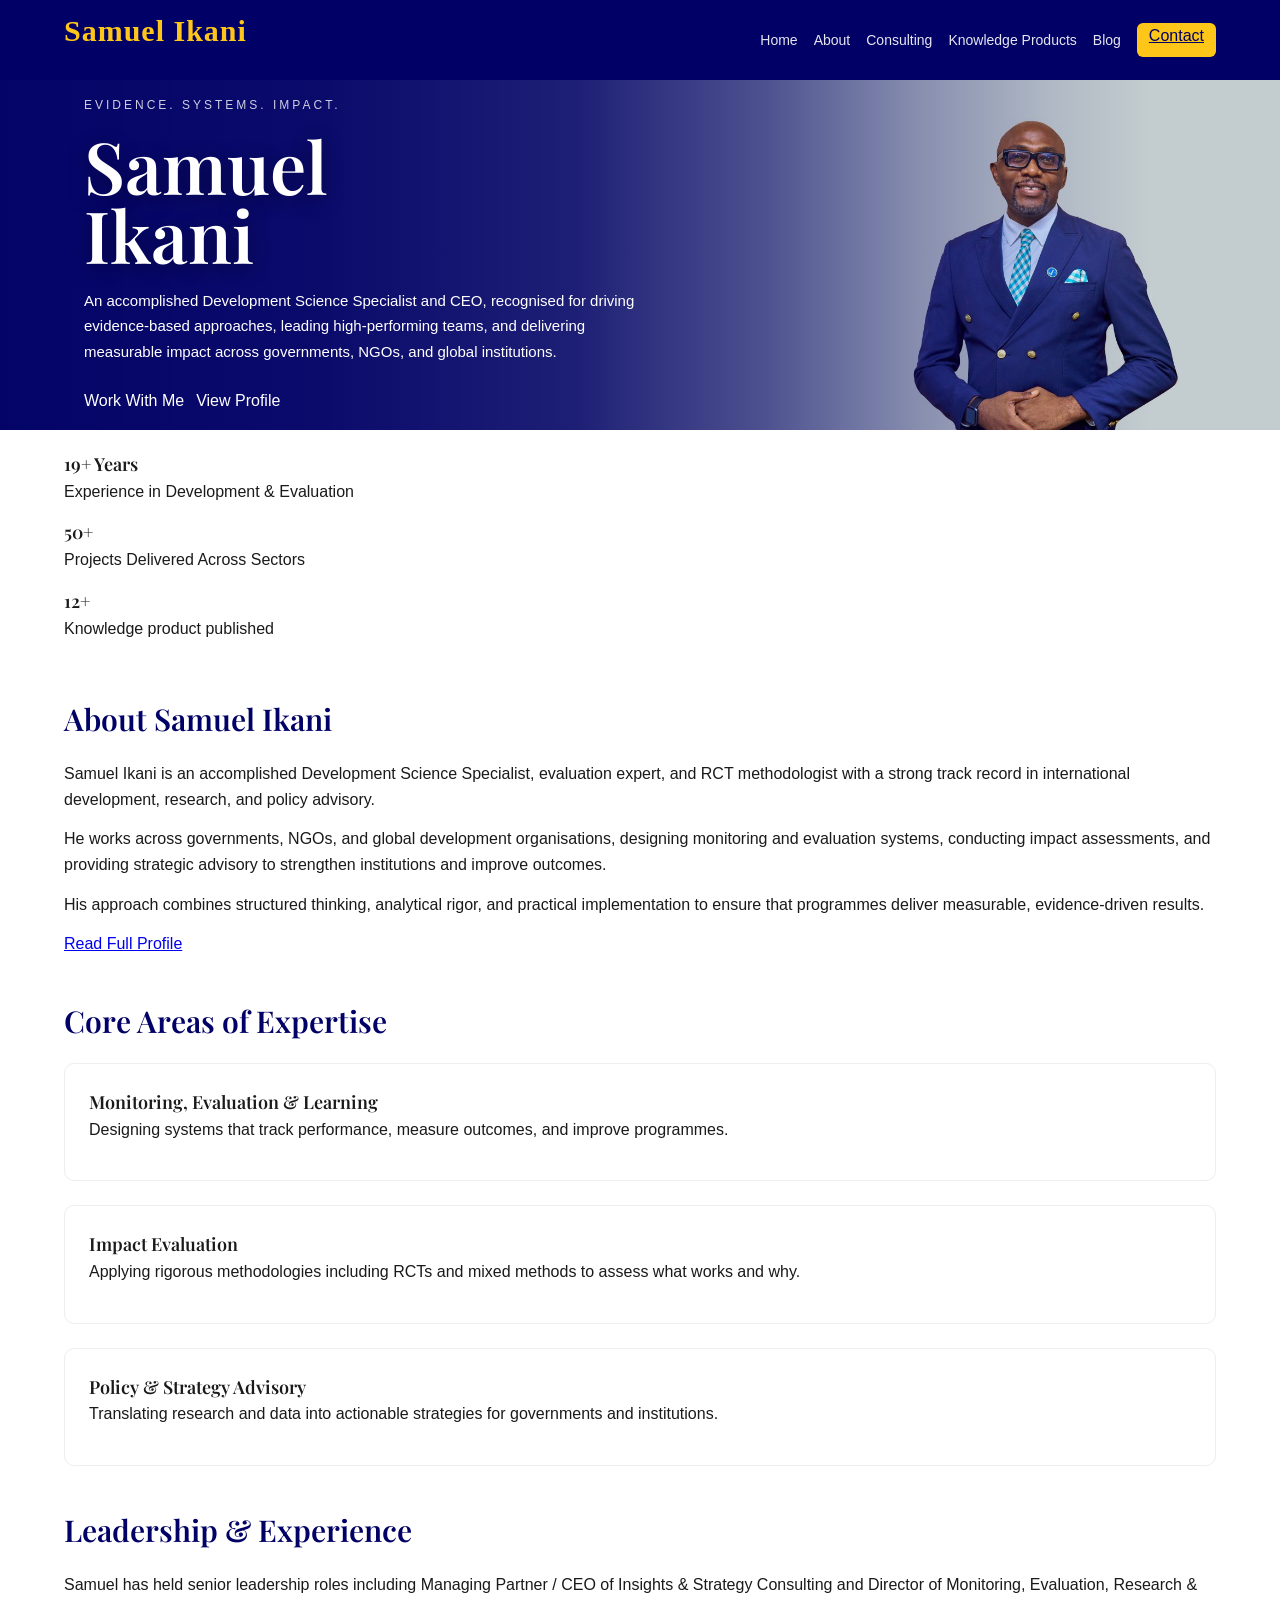
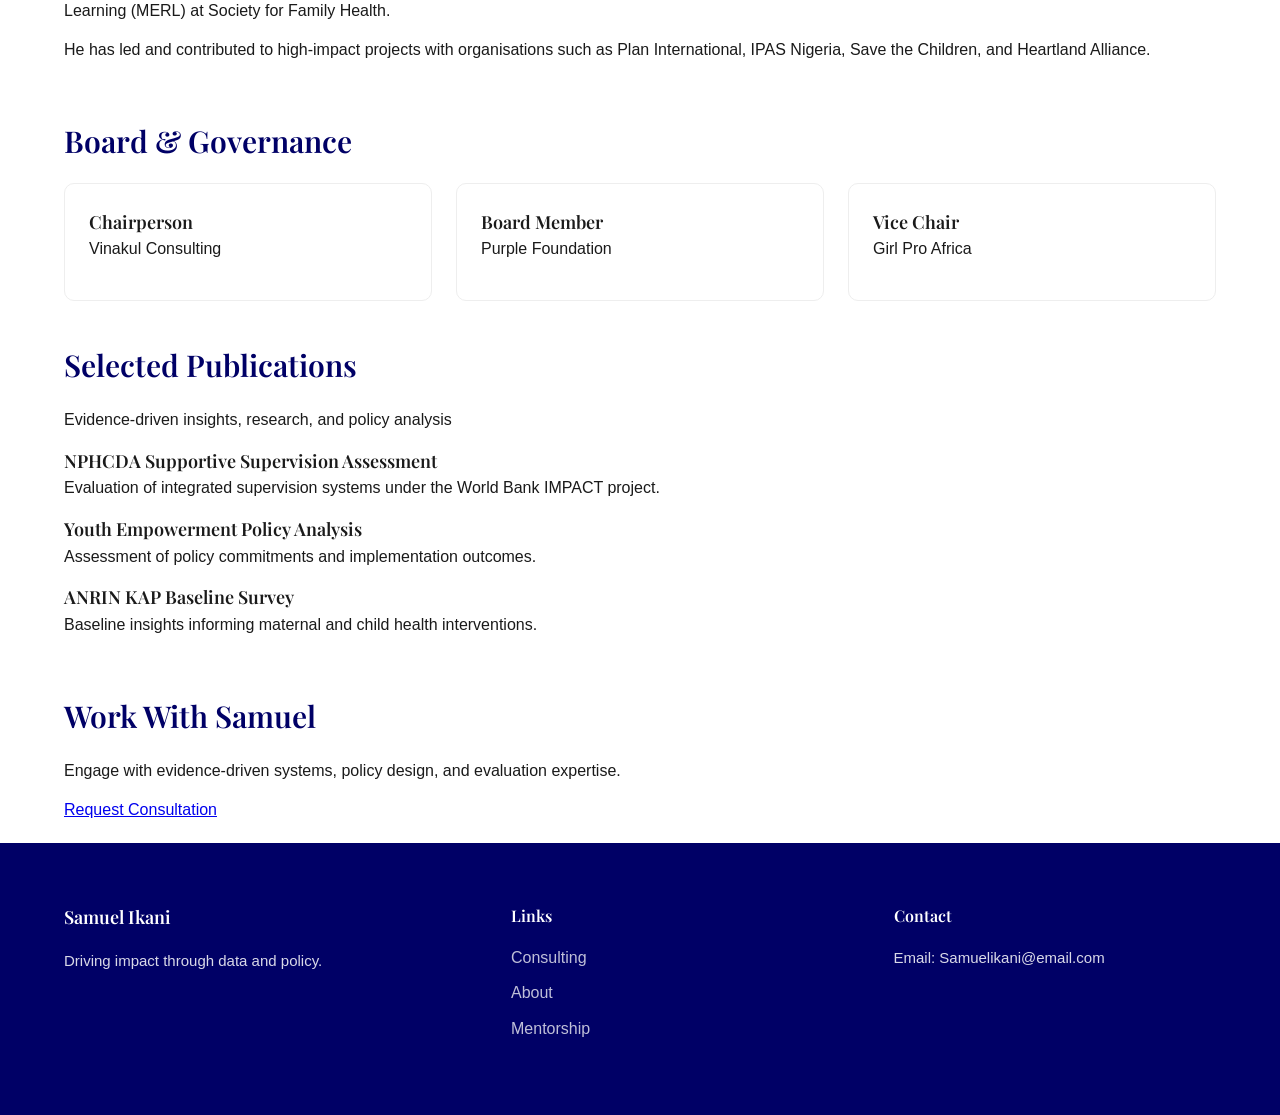
<file: index.html>
<!DOCTYPE html>
<html lang="en">
<head>
  <meta charset="UTF-8">
  <meta name="viewport" content="width=device-width, initial-scale=1.0">
  <title>Samuel Ikani</title>

  <link rel="stylesheet" href="styles.css">
  <link href="https://fonts.googleapis.com/css2?family=Playfair+Display:wght@600&family=Inter:wght@300;400;500;600&display=swap" rel="stylesheet">
</head>

<body class="home-page">

<div id="header"></div>

<!-- HERO -->
<section class="hero-authority">

  <div class="hero-image">
    <img src="assets/profile.jpg" alt="Samuel Ikani">
  </div>

  <div class="hero-overlay"></div>

  <div class="container hero-content">
    <div class="hero-text">

     <p class="hero-eyebrow">EVIDENCE. SYSTEMS. IMPACT.</p>

      <h1>
        Samuel<br>Ikani
      </h1>

      <p class="hero-description">
        An accomplished Development Science Specialist and CEO, recognised for driving evidence-based approaches, leading high-performing teams, and delivering measurable impact across governments, NGOs, and global institutions.
      </p>

      <div class="hero-actions">
        <a href="consulting.html" class="btn primary">Work With Me</a>
        <a href="about.html" class="btn secondary">View Profile</a>
      </div>

    </div>
  </div>

</section>

<!-- IMPACT BAR -->
<section class="impact-bar">
  <div class="container impact-grid">
    <div>
      <h3>19+ Years</h3>
      <p>Experience in Development & Evaluation</p>
    </div>

    <div>
      <h3>50+</h3>
      <p>Projects Delivered Across Sectors</p>
    </div>

    <div>
      <h3>12+</h3>
      <p>Knowledge product published</p>
    </div>
  </div>
</section>

<!-- ABOUT -->
<section class="about container">
  <h2>About Samuel Ikani</h2>

  <p>
    Samuel Ikani is an accomplished Development Science Specialist, evaluation expert, and RCT methodologist with a strong track record in international development, research, and policy advisory.
  </p>

  <p>
    He works across governments, NGOs, and global development organisations, designing monitoring and evaluation systems, conducting impact assessments, and providing strategic advisory to strengthen institutions and improve outcomes.
  </p>

  <p>
    His approach combines structured thinking, analytical rigor, and practical implementation to ensure that programmes deliver measurable, evidence-driven results.
  </p>

  <a href="about.html" class="btn secondary" style="margin-top:20px;">Read Full Profile</a>
</section>

<!-- CORE EXPERTISE -->
<section class="services">
  <div class="container">
    <h2>Core Areas of Expertise</h2>

    <div class="grid">

      <div class="card">
        <h3>Monitoring, Evaluation & Learning</h3>
        <p>Designing systems that track performance, measure outcomes, and improve programmes.</p>
      </div>

      <div class="card">
        <h3>Impact Evaluation</h3>
        <p>Applying rigorous methodologies including RCTs and mixed methods to assess what works and why.</p>
      </div>

      <div class="card">
        <h3>Policy & Strategy Advisory</h3>
        <p>Translating research and data into actionable strategies for governments and institutions.</p>
      </div>

    </div>
  </div>
</section>

<!-- EXPERIENCE SNAPSHOT -->
<section class="about container">
  <h2>Leadership & Experience</h2>

  <p>
    Samuel has held senior leadership roles including Managing Partner / CEO of Insights & Strategy Consulting and Director of Monitoring, Evaluation, Research & Learning (MERL) at Society for Family Health.
  </p>

  <p>
    He has led and contributed to high-impact projects with organisations such as Plan International, IPAS Nigeria, Save the Children, and Heartland Alliance.
  </p>
</section>

<!-- BOARD -->
<section class="services">
  <div class="container">
    <h2>Board & Governance</h2>

    <div class="grid grid-3">

      <div class="card">
        <h3>Chairperson</h3>
        <p>Vinakul Consulting</p>
      </div>

      <div class="card">
        <h3>Board Member</h3>
        <p>Purple Foundation</p>
      </div>

      <div class="card">
        <h3>Vice Chair</h3>
        <p>Girl Pro Africa</p>
      </div>

    </div>
  </div>
</section>

<!-- PUBLICATIONS PREVIEW -->
<section class="books">
  <div class="container">
    <h2>Selected Publications</h2>
    <p class="section-sub">
      Evidence-driven insights, research, and policy analysis
    </p>

    <div class="book-grid">

      <div class="book-card">
        <div class="book-placeholder"></div>
        <h3>NPHCDA Supportive Supervision Assessment</h3>
        <p>Evaluation of integrated supervision systems under the World Bank IMPACT project.</p>
      </div>

      <div class="book-card">
        <div class="book-placeholder"></div>
        <h3>Youth Empowerment Policy Analysis</h3>
        <p>Assessment of policy commitments and implementation outcomes.</p>
      </div>

      <div class="book-card">
        <div class="book-placeholder"></div>
        <h3>ANRIN KAP Baseline Survey</h3>
        <p>Baseline insights informing maternal and child health interventions.</p>
      </div>

    </div>
  </div>
</section>

<!-- CONTACT -->
<section class="contact">
  <div class="container">
    <h2>Work With Samuel</h2>
    <p>Engage with evidence-driven systems, policy design, and evaluation expertise.</p>

    <a href="consulting.html" class="btn primary">Request Consultation</a>
  </div>
</section>

<!-- FOOTER -->
<footer class="footer">
  <div class="container footer-content">

    <div>
      <h3>Samuel Ikani</h3>
      <p>Driving impact through data and policy.</p>
    </div>

    <div>
      <h4>Links</h4>
      <a href="consulting.html">Consulting</a>
      <a href="about.html">About</a>
      <a href="mentorship.html">Mentorship</a>
    </div>

    <div>
      <h4>Contact</h4>
      <p>Email: Samuelikani@email.com</p>
    </div>

  </div>

<script src="script.js"></script>
</body>
</html>
</file>
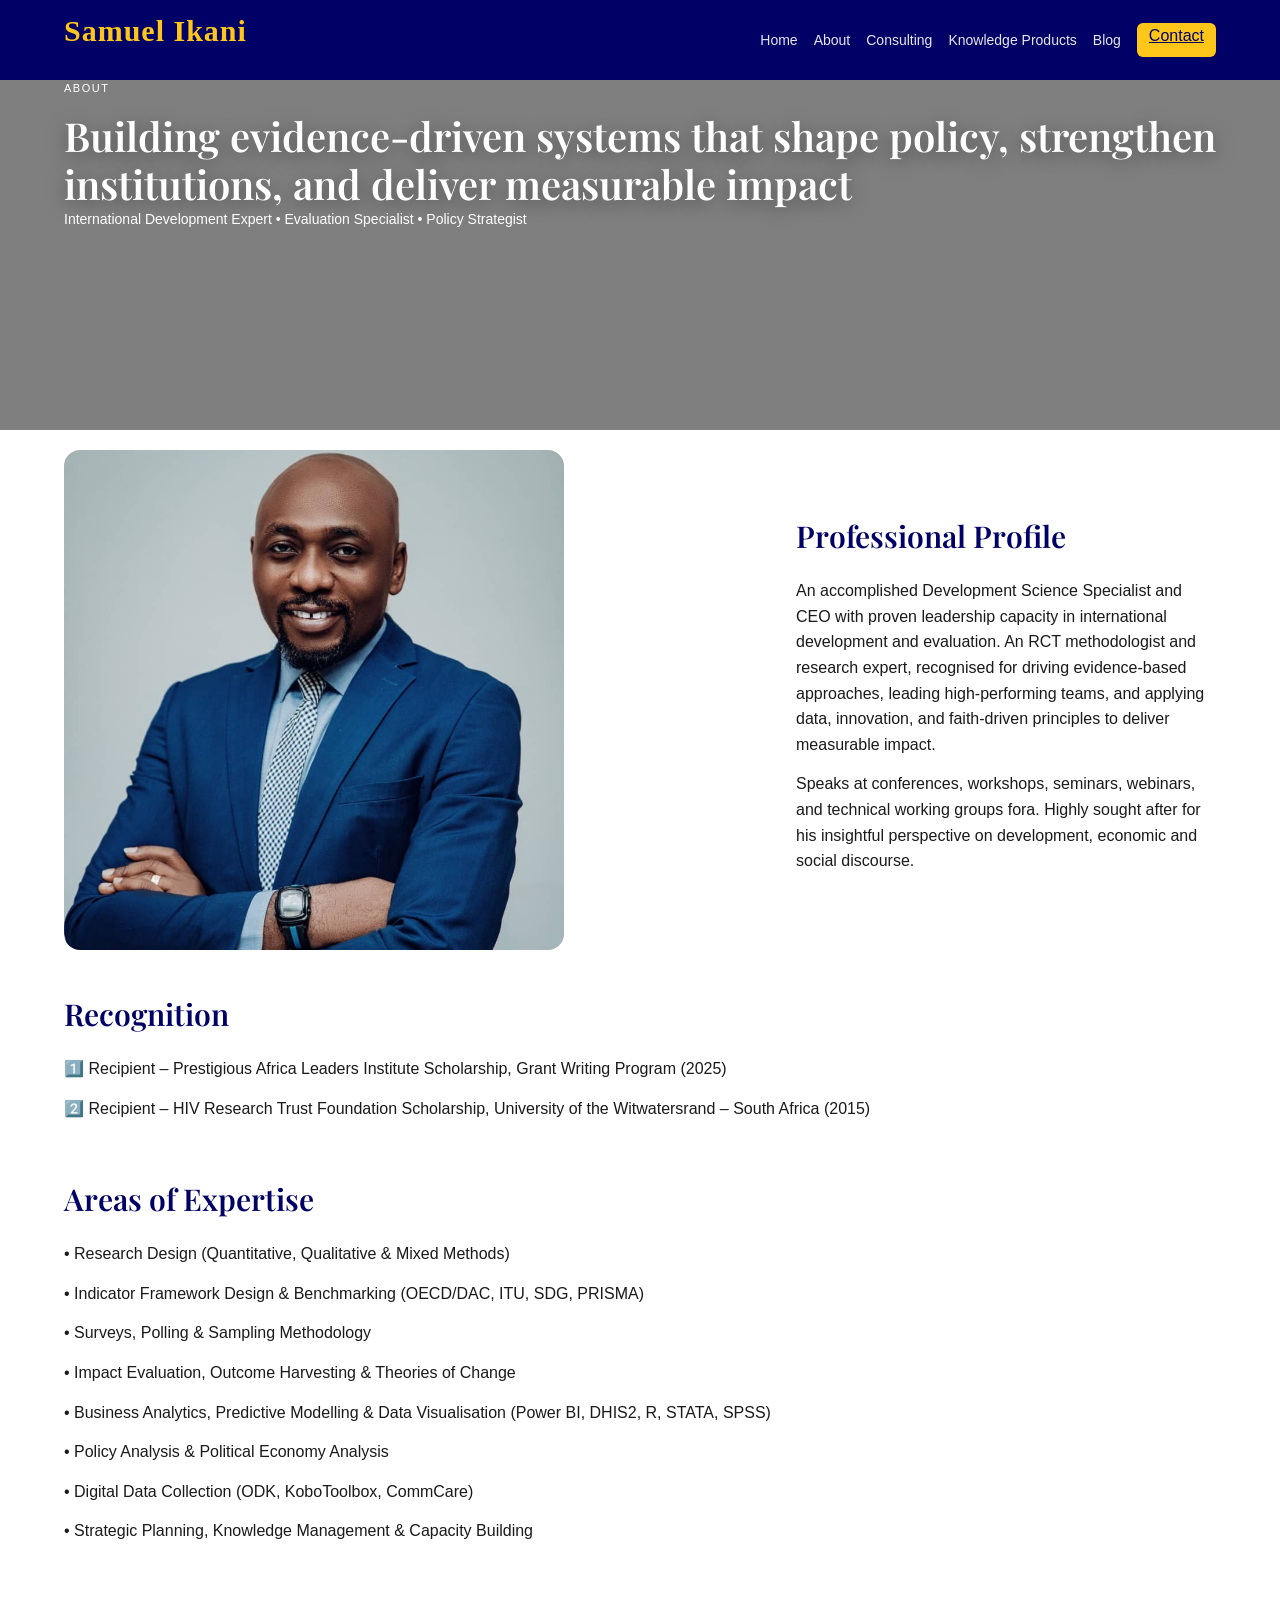
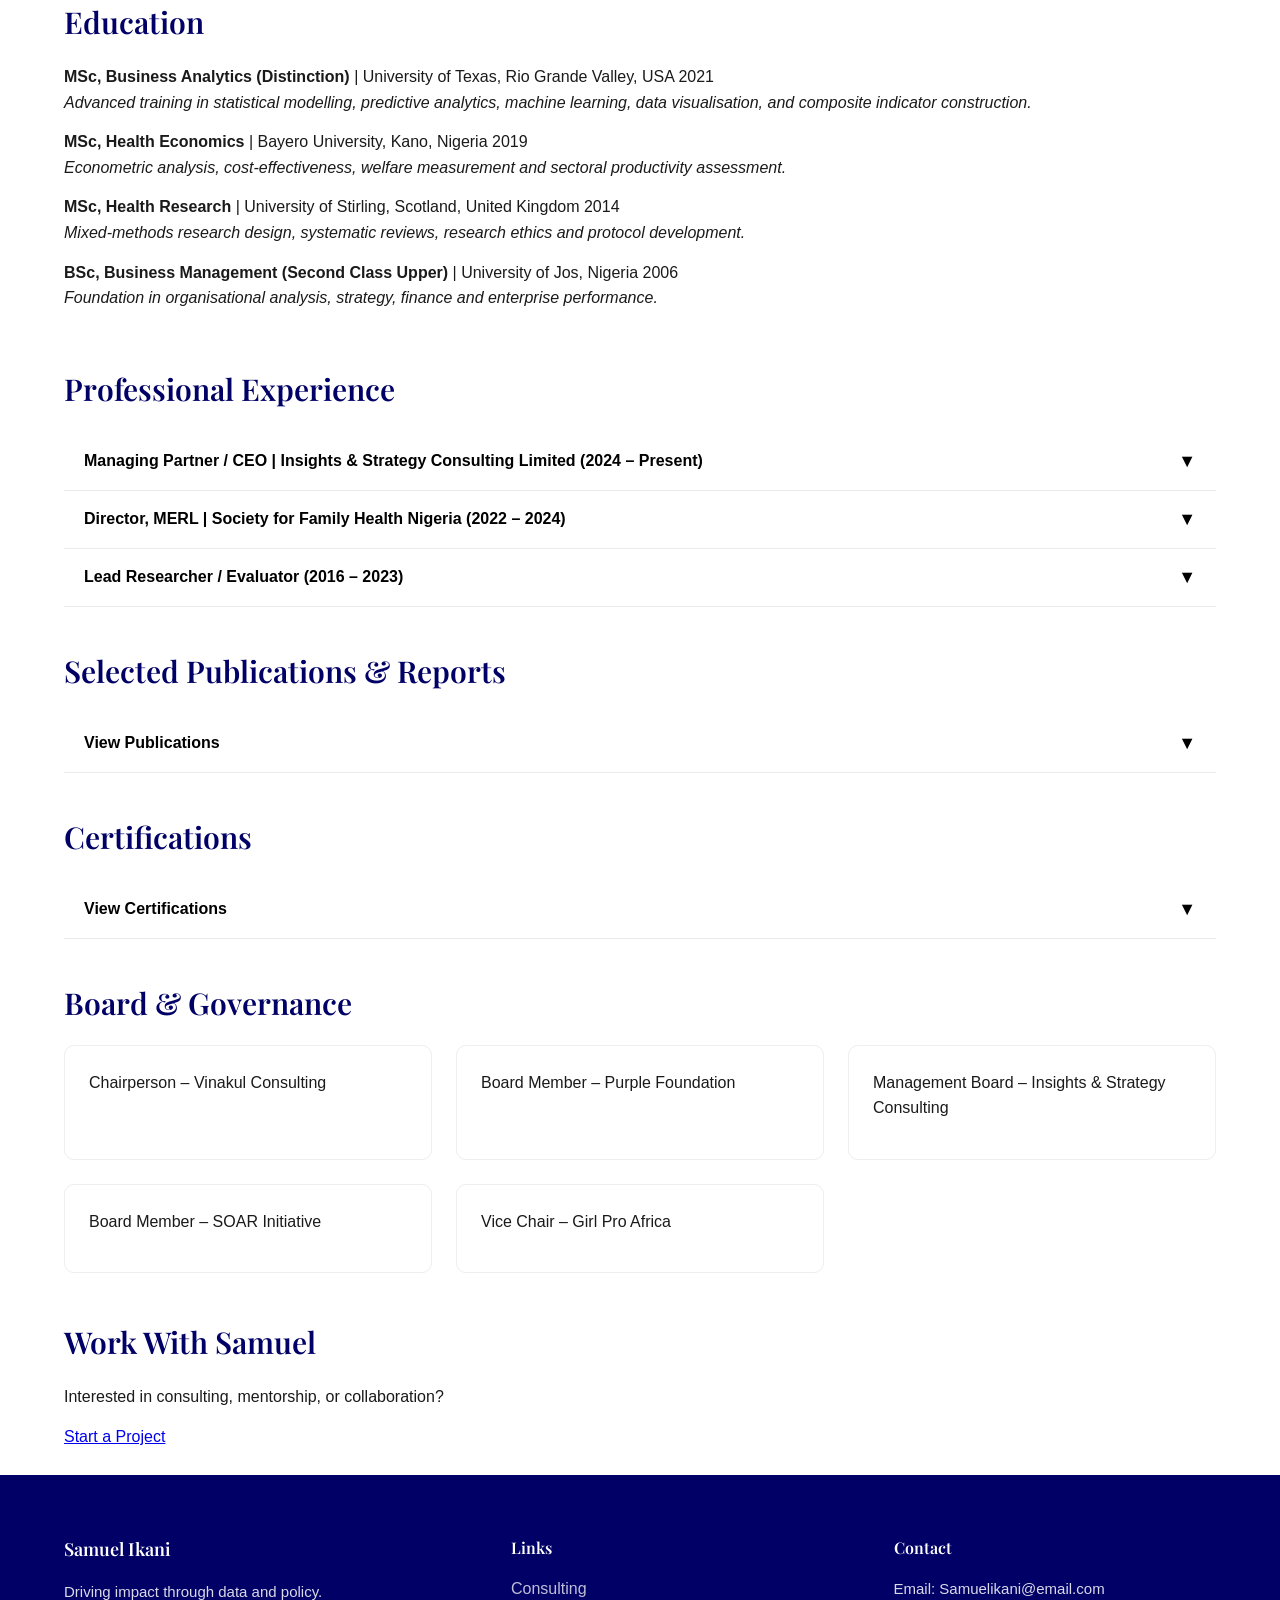
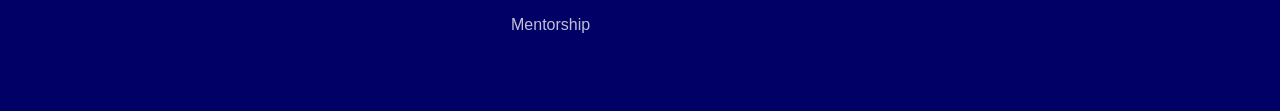
<file: about.html>
<!DOCTYPE html>
<html lang="en">
<head>
<meta charset="UTF-8">
<meta name="viewport" content="width=device-width, initial-scale=1.0">
<title>About - Samuel Ikani</title>

<link rel="stylesheet" href="styles.css">
<link href="https://fonts.googleapis.com/css2?family=Playfair+Display:wght@600&family=Inter:wght@300;400;500;600&display=swap" rel="stylesheet">
</head>

<body>

<div id="header"></div>

<!-- HERO -->
<section class="hero-elite">
  <div class="hero-bg"></div>
  <div class="hero-overlay"></div>

  <div class="container hero-inner">
    <div class="hero-text fade-in">
      <p class="hero-tag">ABOUT</p>

      <h1>
        Building evidence-driven systems that shape policy,
        strengthen institutions, and deliver measurable impact
      </h1>

      <p class="hero-sub">
        International Development Expert • Evaluation Specialist • Policy Strategist
      </p>
    </div>
  </div>
</section>

<!-- ✅ PROFILE (FIXED WITH IMAGE) -->
<section class="about container about-split">

  <!-- IMAGE -->
  <div class="about-left">
    <img src="assets/profile2.jpg" alt="Samuel Ikani" class="about-img">
  </div>

  <!-- TEXT -->
  <div class="about-right">
    <h2>Professional Profile</h2>

    <p>
      An accomplished Development Science Specialist and CEO with proven leadership capacity in international development and evaluation. An RCT methodologist and research expert, recognised for driving evidence-based approaches, leading high-performing teams, and applying data, innovation, and faith-driven principles to deliver measurable impact.
    </p>

    <p>
      Speaks at conferences, workshops, seminars, webinars, and technical working groups fora. Highly sought after for his insightful perspective on development, economic and social discourse.
    </p>
  </div>

</section>

<!-- RECOGNITION -->
<section class="about container">
  <h2>Recognition</h2>

  <p>1️⃣ Recipient – Prestigious Africa Leaders Institute Scholarship, Grant Writing Program (2025)</p>
  <p>2️⃣ Recipient – HIV Research Trust Foundation Scholarship, University of the Witwatersrand – South Africa (2015)</p>
</section>

<!-- EXPERTISE -->
<section class="about container">
  <h2>Areas of Expertise</h2>

  <p>• Research Design (Quantitative, Qualitative & Mixed Methods)</p>
  <p>• Indicator Framework Design & Benchmarking (OECD/DAC, ITU, SDG, PRISMA)</p>
  <p>• Surveys, Polling & Sampling Methodology</p>
  <p>• Impact Evaluation, Outcome Harvesting & Theories of Change</p>
  <p>• Business Analytics, Predictive Modelling & Data Visualisation (Power BI, DHIS2, R, STATA, SPSS)</p>
  <p>• Policy Analysis & Political Economy Analysis</p>
  <p>• Digital Data Collection (ODK, KoboToolbox, CommCare)</p>
  <p>• Strategic Planning, Knowledge Management & Capacity Building</p>
</section>

<!-- EDUCATION -->
<section class="about container">
  <h2>Education</h2>

  <p>
    <strong>MSc, Business Analytics (Distinction)</strong> | University of Texas, Rio Grande Valley, USA 2021<br>
    <em>Advanced training in statistical modelling, predictive analytics, machine learning, data visualisation, and composite indicator construction.</em>
  </p>

  <p>
    <strong>MSc, Health Economics</strong> | Bayero University, Kano, Nigeria 2019<br>
    <em>Econometric analysis, cost-effectiveness, welfare measurement and sectoral productivity assessment.</em>
  </p>

  <p>
    <strong>MSc, Health Research</strong> | University of Stirling, Scotland, United Kingdom 2014<br>
    <em>Mixed-methods research design, systematic reviews, research ethics and protocol development.</em>
  </p>

  <p>
    <strong>BSc, Business Management (Second Class Upper)</strong> | University of Jos, Nigeria 2006<br>
    <em>Foundation in organisational analysis, strategy, finance and enterprise performance.</em>
  </p>
</section>

<!-- EXPERIENCE -->
<section class="about container">
  <h2>Professional Experience</h2>

  <div class="accordion">

    <div class="accordion-item">
      <button class="accordion-header">
        Managing Partner / CEO | Insights & Strategy Consulting Limited (2024 – Present)
        <span class="accordion-icon">▼</span>
      </button>
      <div class="accordion-content">
        <p>• Lead a firm delivering MERL services, surveys & polling, impact evaluation, business intelligence and strategic consulting across Nigeria and Africa.</p>
      </div>
    </div>

    <div class="accordion-item">
      <button class="accordion-header">
        Director, MERL | Society for Family Health Nigeria (2022 – 2024)
        <span class="accordion-icon">▼</span>
      </button>
      <div class="accordion-content">
        <p>• Provided organisation-wide MERL leadership, designed indicator systems and learning frameworks for multidonor portfolios.</p>
        <p>• Managed and provided technical oversight for project MERL teams across health, HIV, malaria and family planning programmes.</p>
      </div>
    </div>

    <div class="accordion-item">
      <button class="accordion-header">
        Lead Researcher / Evaluator (2016 – 2023)
        <span class="accordion-icon">▼</span>
      </button>
      <div class="accordion-content">
        <p>• Plan International – KAP baseline survey (ANRIN)</p>
        <p>• IPAS Nigeria – VAPP Act evaluation</p>
        <p>• Heartland Alliance – HIV Prevention Programme</p>
        <p>• Save the Children – DFID WINNN review</p>
      </div>
    </div>

  </div>
</section>

<!-- PUBLICATIONS -->
<section class="about container">
  <h2>Selected Publications & Reports</h2>

  <div class="accordion">
    <div class="accordion-item">
      <button class="accordion-header">
        View Publications
        <span class="accordion-icon">▼</span>
      </button>
      <div class="accordion-content">
        <p>• Rapid Assessment of NPHCDA-led Integrated Supportive Supervision (2026)</p>
        <p>• Analytical Assessment of Tinubu Administration Campaign Promises (2025)</p>
        <p>• Baseline Report — RECONNECT Project (2024)</p>
        <p>• KAP Baseline Survey — ANRIN Project (2023)</p>
      </div>
    </div>
  </div>
</section>

<!-- CERTIFICATIONS -->
<section class="about container">
  <h2>Certifications</h2>

  <div class="accordion">
    <div class="accordion-item">
      <button class="accordion-header">
        View Certifications
        <span class="accordion-icon">▼</span>
      </button>
      <div class="accordion-content">
        <p>• MEAL DPro — PM4NGOs, USA</p>
        <p>• Project DPro — PM4NGOs, USA</p>
        <p>• Advanced Monitoring & Evaluation — INTRAC, UK</p>
        <p>• Outcome Harvesting Certification — ActionAid International Denmark</p>
        <p>• Research Methods in Public Health — University of Witwatersrand</p>
        <p>• DHIS2 Aggregate Customisation Fundamentals (2024)</p>
        <p>• Nigerian National Code for Health Research Ethics — CITI Program</p>
        <p>• Human Rights-Based Approach to Development — MS TCDC, Tanzania</p>
      </div>
    </div>
  </div>
</section>

<!-- BOARD -->
<section class="services">
  <div class="container">
    <h2>Board & Governance</h2>

    <div class="grid grid-3">
      <div class="card"><p>Chairperson – Vinakul Consulting</p></div>
      <div class="card"><p>Board Member – Purple Foundation</p></div>
      <div class="card"><p>Management Board – Insights & Strategy Consulting</p></div>
      <div class="card"><p>Board Member – SOAR Initiative</p></div>
      <div class="card"><p>Vice Chair – Girl Pro Africa</p></div>
    </div>
  </div>
</section>

<!-- CTA -->
<section class="cta">
  <div class="container">
    <h2>Work With Samuel</h2>
    <p>Interested in consulting, mentorship, or collaboration?</p>

    <a href="consulting.html" class="btn primary">Start a Project</a>
  </div>
</section>

<footer class="footer">
  <div class="container footer-content">

    <div>
      <h3>Samuel Ikani</h3>
      <p>Driving impact through data and policy.</p>
    </div>

    <div>
      <h4>Links</h4>
      <a href="consulting.html">Consulting</a>
      <a href="mentorship.html">Mentorship</a>
    </div>

    <div>
      <h4>Contact</h4>
      <p>Email: Samuelikani@email.com</p>
    </div>

  </div>

<script src="script.js"></script>
</body>
</html>
</file>
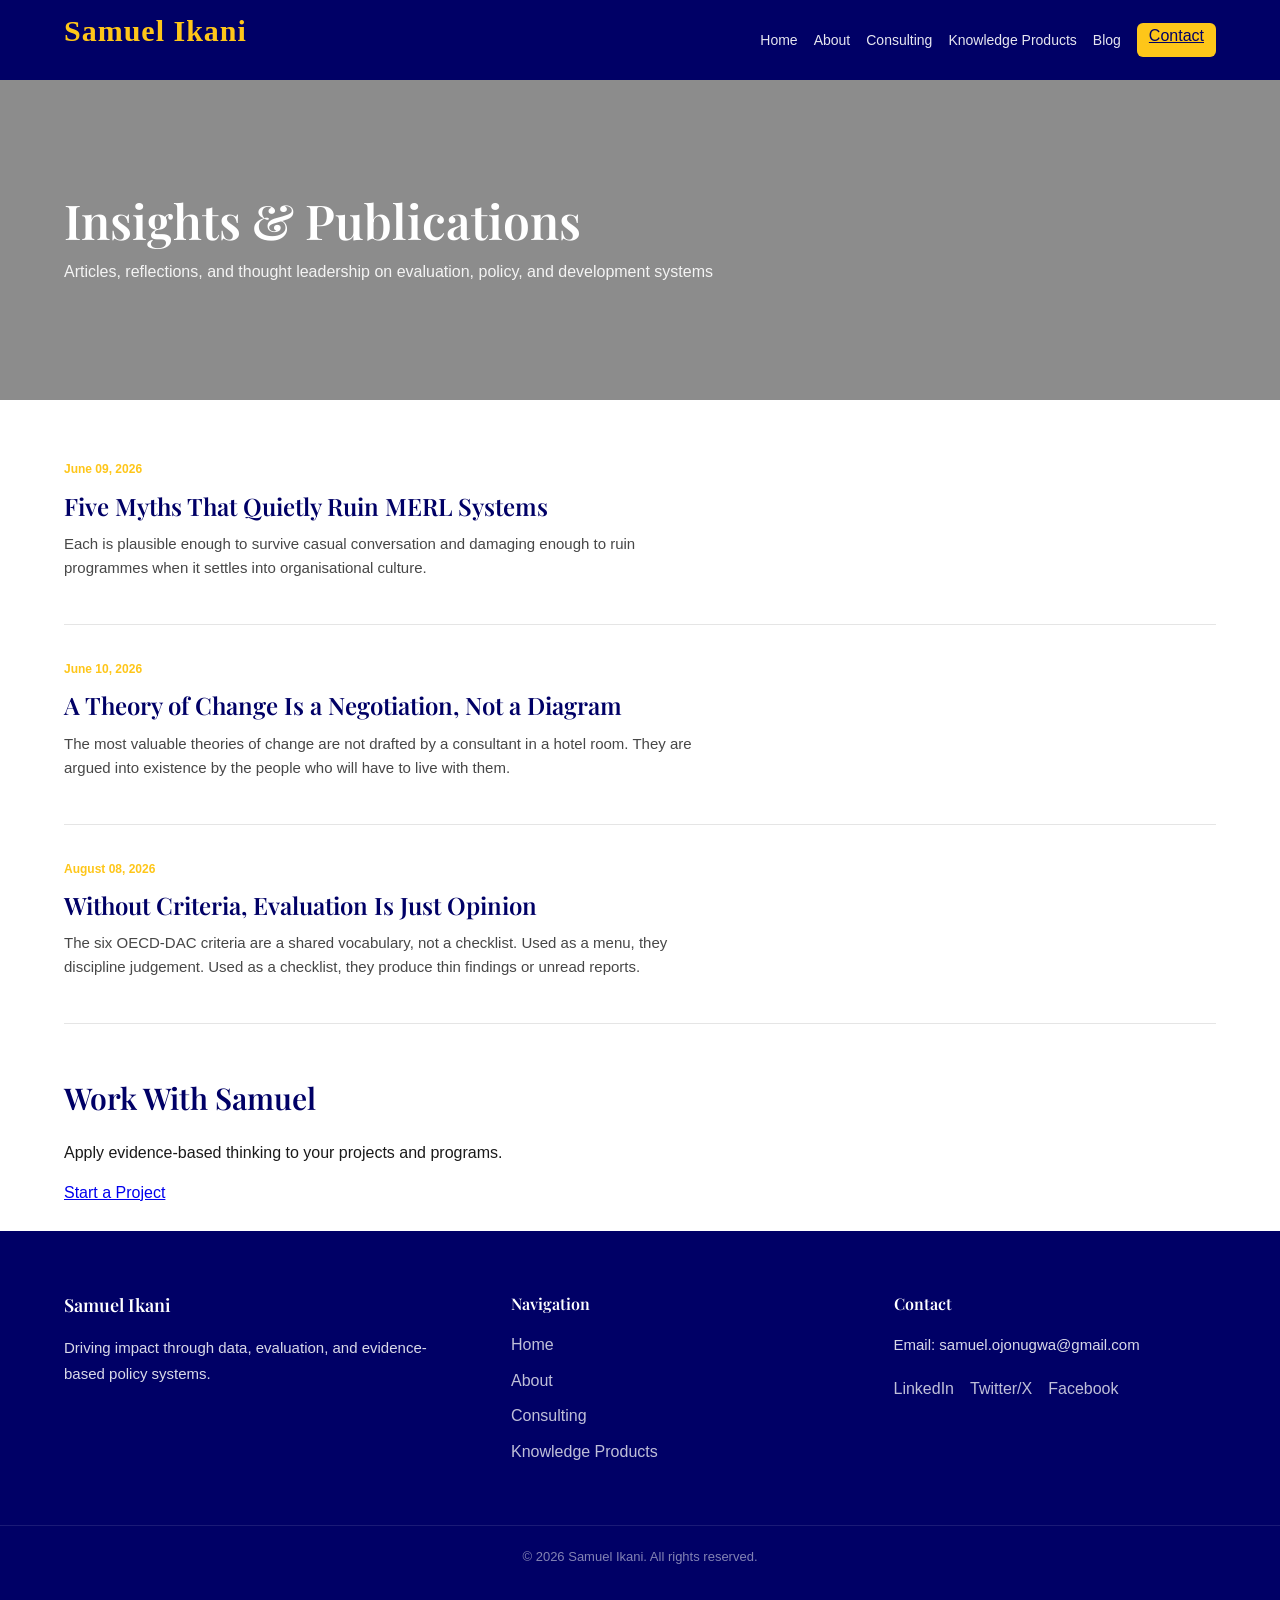
<file: blog.html>
<!DOCTYPE html>
<html lang="en">
<head>
<meta charset="UTF-8">
<meta name="viewport" content="width=device-width, initial-scale=1.0">
<title>Insights - Samuel Ikani</title>

<link rel="stylesheet" href="styles.css">
<link href="https://fonts.googleapis.com/css2?family=Playfair+Display:wght@600&family=Inter:wght@300;400;500;600&display=swap" rel="stylesheet">
</head>

<body class="blog-page">

<div id="header"></div>

<!-- HERO -->
<section class="hero">
  <div class="container">
    <h1>Insights & Publications</h1>
    <p class="subtext">
      Articles, reflections, and thought leadership on evaluation, policy, and development systems
    </p>
  </div>
</section>

<!-- BLOG LIST -->
<section class="container blog-list">

  <!-- ARTICLE 1 -->
  <div class="blog-post">

    <span class="blog-date">June 09, 2026</span>

    <h2>
      <a href="articles/five-myths-that-quietly-ruin-merl-systems.html">
        Five Myths That Quietly Ruin MERL Systems
      </a>
    </h2>

    <p>
      Each is plausible enough to survive casual conversation and damaging enough to ruin programmes when it settles into organisational culture.
    </p>

  </div>

  <!-- ARTICLE 2 -->
  <div class="blog-post">

    <span class="blog-date">June 10, 2026</span>

    <h2>
      <a href="articles/a-theory-of-change-is-a-negotiation-not-a-diagram.html">
        A Theory of Change Is a Negotiation, Not a Diagram
      </a>
    </h2>

    <p>
      The most valuable theories of change are not drafted by a consultant in a hotel room. They are argued into existence by the people who will have to live with them.
    </p>

  </div>

  <!-- ARTICLE 3 -->
  <div class="blog-post">

    <span class="blog-date">August 08, 2026</span>

    <h2>
      <a href="articles/without-criteria-evaluation-is-just-opinion.html">
        Without Criteria, Evaluation Is Just Opinion
      </a>
    </h2>

    <p>
      The six OECD-DAC criteria are a shared vocabulary, not a checklist. Used as a menu, they discipline judgement. Used as a checklist, they produce thin findings or unread reports.
    </p>

  </div>

</section>

<!-- CTA -->
<section class="cta">
  <div class="container">

    <h2>Work With Samuel</h2>

    <p>
      Apply evidence-based thinking to your projects and programs.
    </p>

    <a href="consulting.html" class="btn primary">Start a Project</a>

  </div>
</section>

<!-- FOOTER -->
<footer class="footer">

  <div class="container footer-content">

    <!-- LEFT -->
    <div class="footer-brand">

      <h3>Samuel Ikani</h3>

      <p>
        Driving impact through data, evaluation,
        and evidence-based policy systems.
      </p>

    </div>

    <!-- CENTER -->
    <div class="footer-links">

      <h4>Navigation</h4>

      <a href="index.html">Home</a>
      <a href="about.html">About</a>
      <a href="consulting.html">Consulting</a>
      <a href="knowledge-products.html">Knowledge Products</a>

    </div>

    <!-- RIGHT -->
    <div class="footer-contact">

      <h4>Contact</h4>

      <p>Email: samuel.ojonugwa@gmail.com</p>

      <div class="footer-socials">

        <a href="https://www.linkedin.com/in/samuel-ikani-b015bb41/" target="_blank">
          LinkedIn
        </a>

        <a href="https://x.com/savietikani" target="_blank">
          Twitter/X
        </a>

        <a href="https://www.facebook.com/Samuel.ikani90" target="_blank">
          Facebook
        </a>

      </div>

    </div>

  </div>

  <!-- BOTTOM -->
  <div class="footer-bottom">
    <p>© 2026 Samuel Ikani. All rights reserved.</p>
  </div>

</footer>

<script src="script.js"></script>

</body>
</html>
</file>
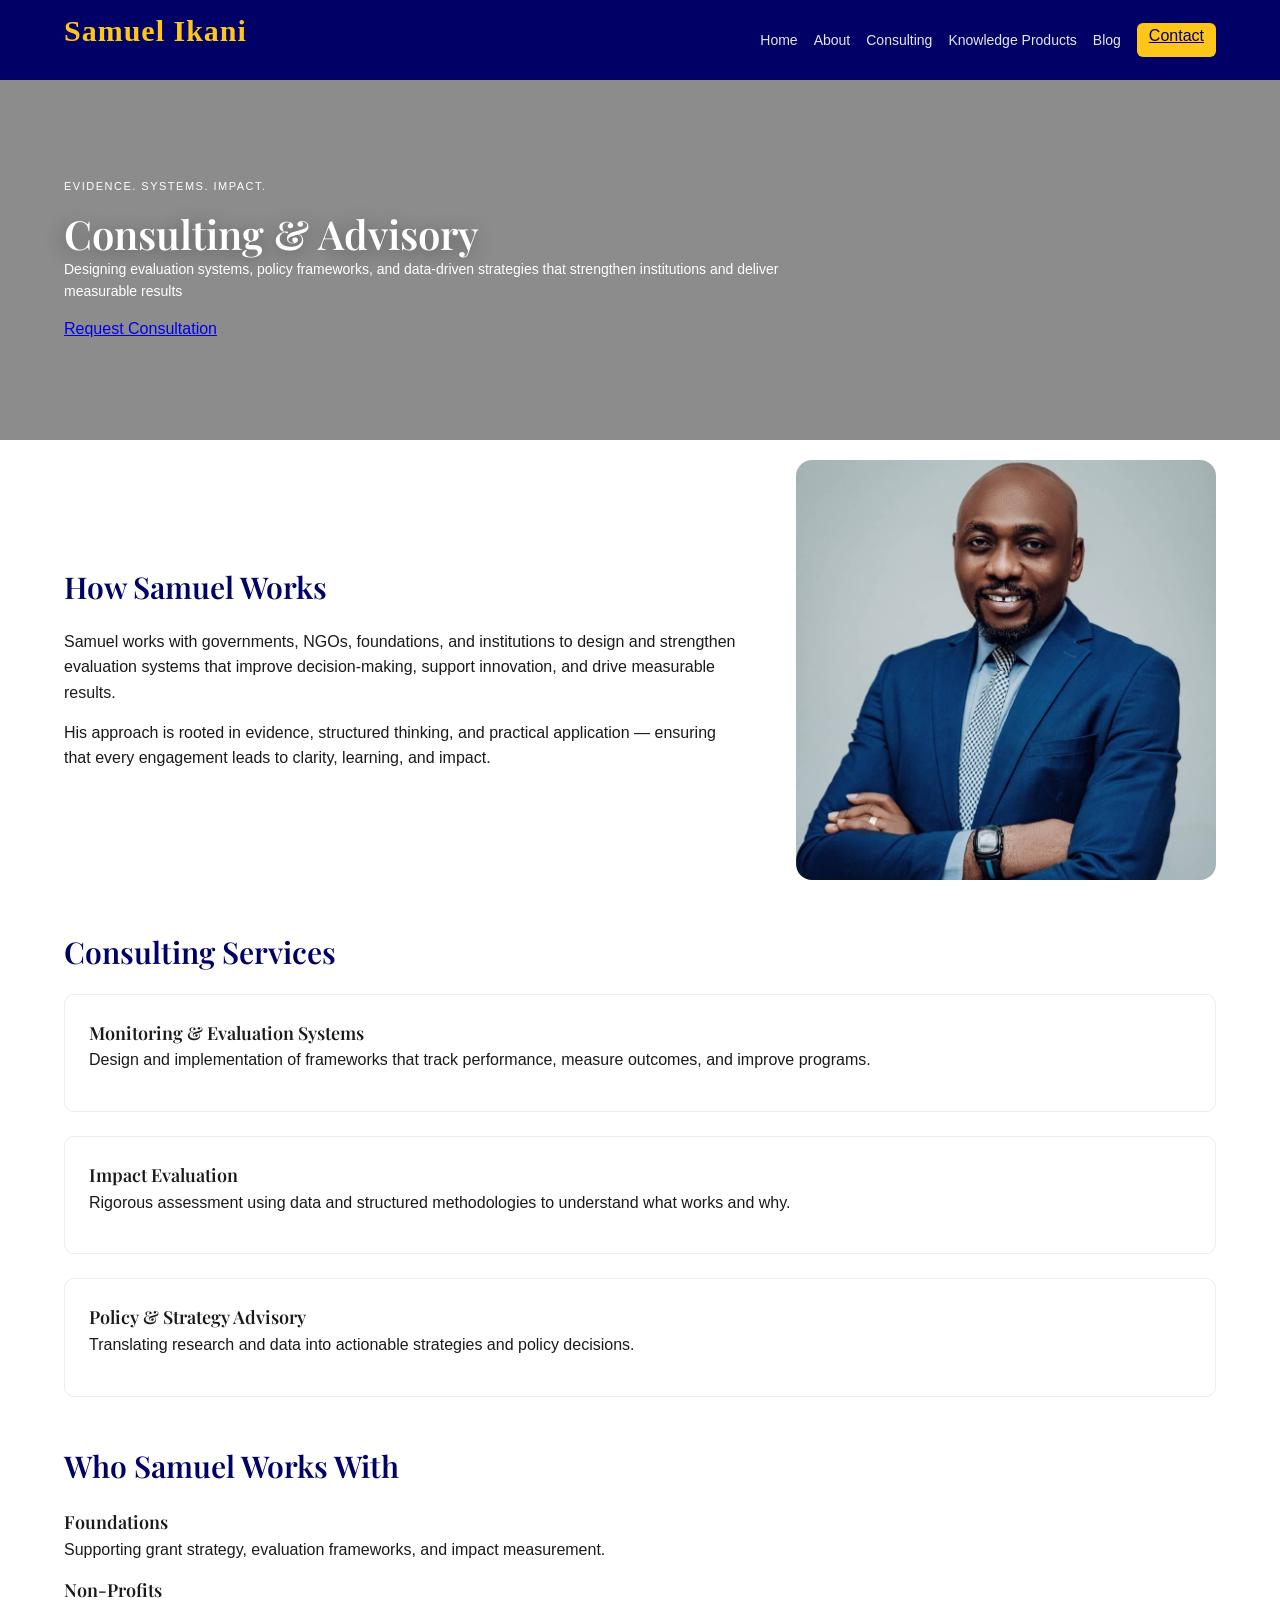
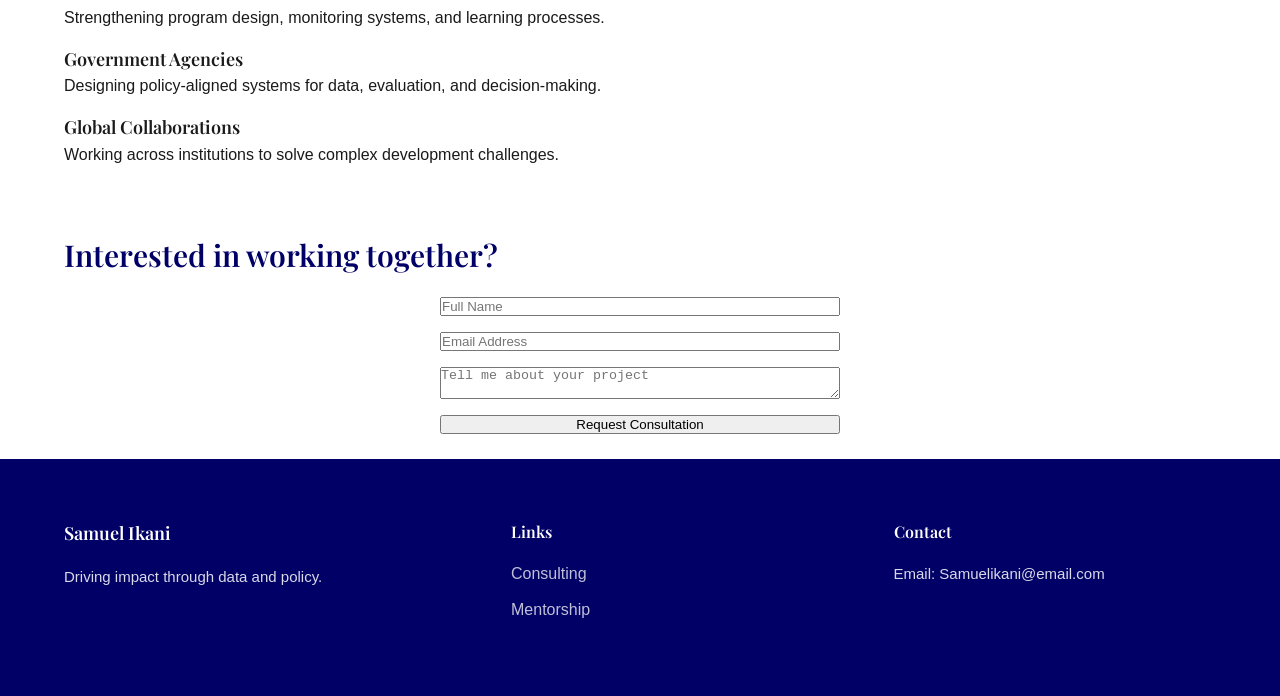
<file: consulting.html>
<!DOCTYPE html>
<html lang="en">
<head>
<meta charset="UTF-8">
<meta name="viewport" content="width=device-width, initial-scale=1.0">
<title>Consulting - Samuel Ikani</title>

<link rel="stylesheet" href="styles.css">
<link href="https://fonts.googleapis.com/css2?family=Playfair+Display:wght@600&family=Inter:wght@300;400;500;600&display=swap" rel="stylesheet">
</head>

<body class="consulting-page">

<div id="header"></div>

<!-- HERO -->
<section class="hero-elite">

  <div class="hero-bg"></div>
  <div class="hero-overlay"></div>

  <div class="container hero-inner">

    <div class="hero-text fade-in">

      <!-- 🔥 NEW UNIQUE LINE -->
      <p class="hero-tag">EVIDENCE. SYSTEMS. IMPACT.</p>

      <h1>
        Consulting & Advisory
      </h1>

      <!-- 🔥 TIGHTENED SUBTEXT -->
      <p class="hero-sub">
        Designing evaluation systems, policy frameworks, and data-driven strategies that strengthen institutions and deliver measurable results
      </p>

      <a href="#contact" class="btn primary">Request Consultation</a>

    </div>

  </div>

</section>

<!-- HOW SAMUEL WORKS -->
<section class="about container about-split">

  <div class="about-left">

    <h2>How Samuel Works</h2>

    <p>
      Samuel works with governments, NGOs, foundations, and institutions to design and strengthen evaluation systems that improve decision-making, support innovation, and drive measurable results.
    </p>

    <p>
      His approach is rooted in evidence, structured thinking, and practical application — ensuring that every engagement leads to clarity, learning, and impact.
    </p>

  </div>

  <div class="about-right">
    <img src="assets/profile2.jpg" alt="Samuel Ikani">
  </div>

</section>

<!-- SERVICES -->
<section class="services">
  <div class="container">
    <h2>Consulting Services</h2>

    <div class="grid">

      <div class="card">
        <h3>Monitoring & Evaluation Systems</h3>
        <p>
          Design and implementation of frameworks that track performance, measure outcomes, and improve programs.
        </p>
      </div>

      <div class="card">
        <h3>Impact Evaluation</h3>
        <p>
          Rigorous assessment using data and structured methodologies to understand what works and why.
        </p>
      </div>

      <div class="card">
        <h3>Policy & Strategy Advisory</h3>
        <p>
          Translating research and data into actionable strategies and policy decisions.
        </p>
      </div>

    </div>
  </div>
</section>

<!-- CLIENT TYPES -->
<section class="clients">
  <div class="container">
    <h2>Who Samuel Works With</h2>

    <div class="client-grid">

      <div>
        <h3>Foundations</h3>
        <p>
          Supporting grant strategy, evaluation frameworks, and impact measurement.
        </p>
      </div>

      <div>
        <h3>Non-Profits</h3>
        <p>
          Strengthening program design, monitoring systems, and learning processes.
        </p>
      </div>

      <div>
        <h3>Government Agencies</h3>
        <p>
          Designing policy-aligned systems for data, evaluation, and decision-making.
        </p>
      </div>

      <div>
        <h3>Global Collaborations</h3>
        <p>
          Working across institutions to solve complex development challenges.
        </p>
      </div>

    </div>
  </div>
</section>

<!-- CONTACT -->
<section id="contact" class="cta">
  <div class="container">

    <h2>Interested in working together?</h2>

    <form class="form">
      <input type="text" placeholder="Full Name" required>
      <input type="email" placeholder="Email Address" required>
      <textarea placeholder="Tell me about your project"></textarea>

      <button class="primary">Request Consultation</button>
    </form>

  </div>
</section>

<!-- FOOTER -->
<footer class="footer">
  <div class="container footer-content">

    <div>
      <h3>Samuel Ikani</h3>
      <p>Driving impact through data and policy.</p>
    </div>

    <div>
      <h4>Links</h4>
      <a href="consulting.html">Consulting</a>
      <a href="mentorship.html">Mentorship</a>
    </div>

    <div>
      <h4>Contact</h4>
      <p>Email: Samuelikani@email.com</p>
    </div>

  </div>

<script src="script.js"></script>
</body>
</html>
</file>
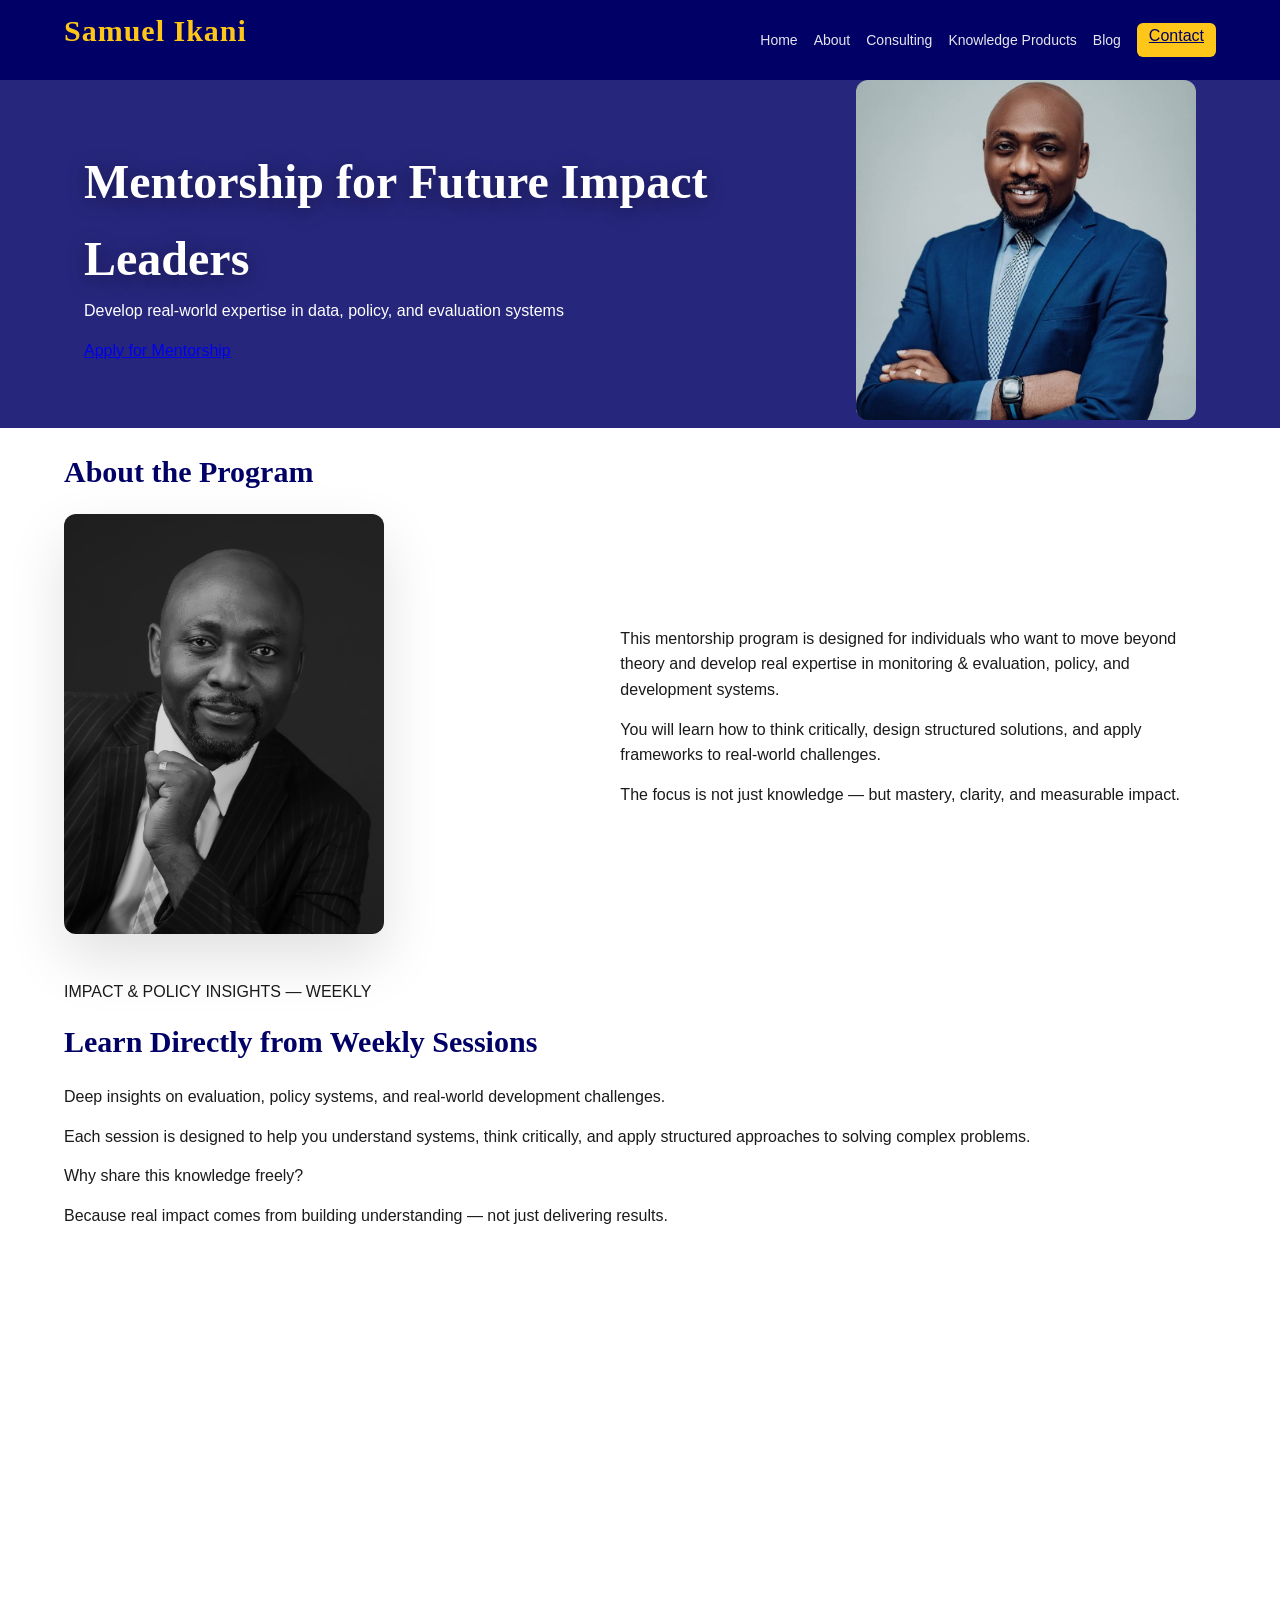
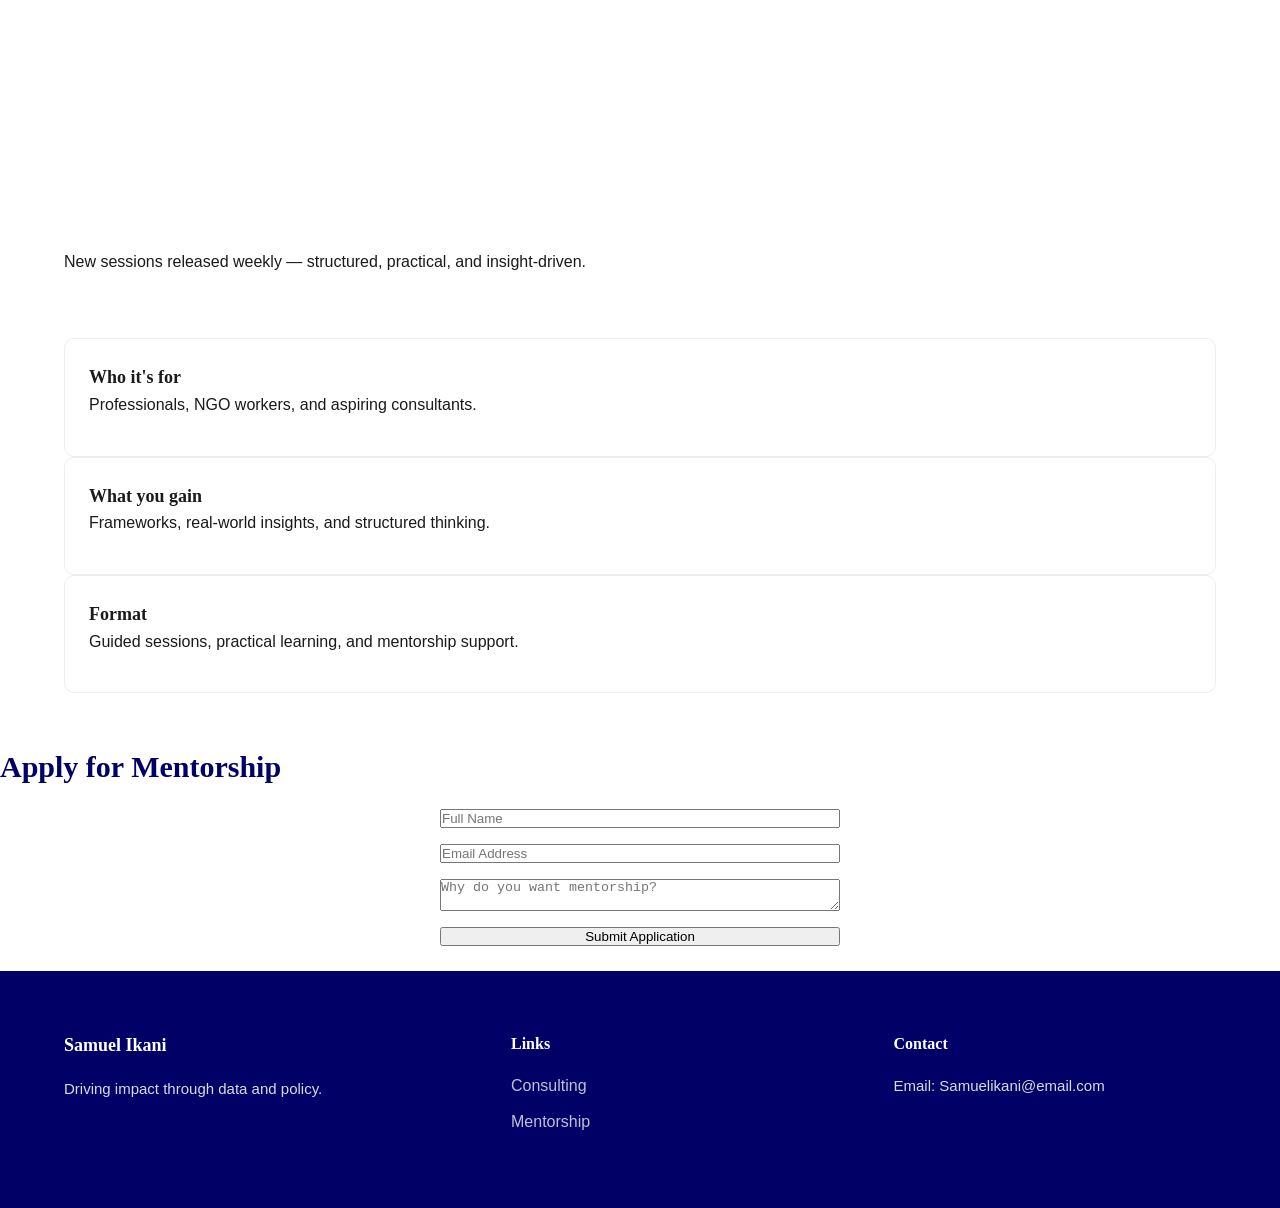
<file: mentorship.html>
<!DOCTYPE html>
<html lang="en">
<head>
<meta charset="UTF-8">
<title>Mentorship</title>
<link rel="stylesheet" href="styles.css">
</head>

<body>

<div id="header"></div>

<!-- HERO -->
<section class="hero">
  <div class="container hero-content">

    <div class="hero-text">
      <h1>Mentorship for Future Impact Leaders</h1>
      <p class="subtext">
        Develop real-world expertise in data, policy, and evaluation systems
      </p>

      <a href="#apply" class="btn primary">Apply for Mentorship</a>
    </div>

    <div class="hero-visual">
      <img src="assets/profile2.jpg" class="profile-img">
    </div>

  </div>
</section>

<!-- ABOUT MENTORSHIP -->
<section class="about container">
  <h2>About the Program</h2>

  <div class="about-grid">
    <img src="assets/work2.jpg">

    <div>
      <p>
        This mentorship program is designed for individuals who want to move beyond theory and develop real expertise in monitoring & evaluation, policy, and development systems.
      </p>

      <p>
        You will learn how to think critically, design structured solutions, and apply frameworks to real-world challenges.
      </p>

      <p>
        The focus is not just knowledge — but mastery, clarity, and measurable impact.
      </p>
    </div>
  </div>
</section>

<!-- WEEKLY YOUTUBE SECTION -->
<section class="weekly-section">
  <div class="container weekly-content">

    <p class="weekly-tag">IMPACT & POLICY INSIGHTS — WEEKLY</p>

    <h2 class="weekly-title">
      Learn Directly from Weekly Sessions
    </h2>

    <p class="weekly-sub">
      Deep insights on evaluation, policy systems, and real-world development challenges.
    </p>

    <p class="weekly-text">
      Each session is designed to help you understand systems, think critically, and apply structured approaches to solving complex problems.
    </p>

    <p class="weekly-text highlight">
      Why share this knowledge freely?
    </p>

    <p class="weekly-text">
      Because real impact comes from building understanding — not just delivering results.
    </p>

    <!-- VIDEO -->
    <div class="video-wrapper">
      <iframe 
  src="https://www.youtube.com/embed/4mmQe1Q-sBI"
  frameborder="0"
  allowfullscreen>
</iframe>
    </div>

    <p class="weekly-schedule">
      New sessions released weekly — structured, practical, and insight-driven.
    </p>

  </div>
</section>

<!-- PROGRAM DETAILS -->
<section class="container pathways">

  <div class="card">
    <h3>Who it's for</h3>
    <p>Professionals, NGO workers, and aspiring consultants.</p>
  </div>

  <div class="card">
    <h3>What you gain</h3>
    <p>Frameworks, real-world insights, and structured thinking.</p>
  </div>

  <div class="card">
    <h3>Format</h3>
    <p>Guided sessions, practical learning, and mentorship support.</p>
  </div>

</section>

<!-- CTA / APPLICATION -->
<section id="apply" class="cta">
  <h2>Apply for Mentorship</h2>

  <form class="form">
    <input type="text" placeholder="Full Name" required>
    <input type="email" placeholder="Email Address" required>
    <textarea placeholder="Why do you want mentorship?" required></textarea>

    <button class="primary">Submit Application</button>
  </form>
</section>

<!-- FOOTER -->
<footer class="footer">
  <div class="container footer-content">

    <div>
      <h3>Samuel Ikani</h3>
      <p>Driving impact through data and policy.</p>
    </div>

    <div>
      <h4>Links</h4>
      <a href="consulting.html">Consulting</a>
      <a href="mentorship.html">Mentorship</a>
    </div>

    <div>
      <h4>Contact</h4>
      <p>Email: Samuelikani@email.com</p>
    </div>

  </div>

<script src="script.js"></script>
</body>
</html>
</file>
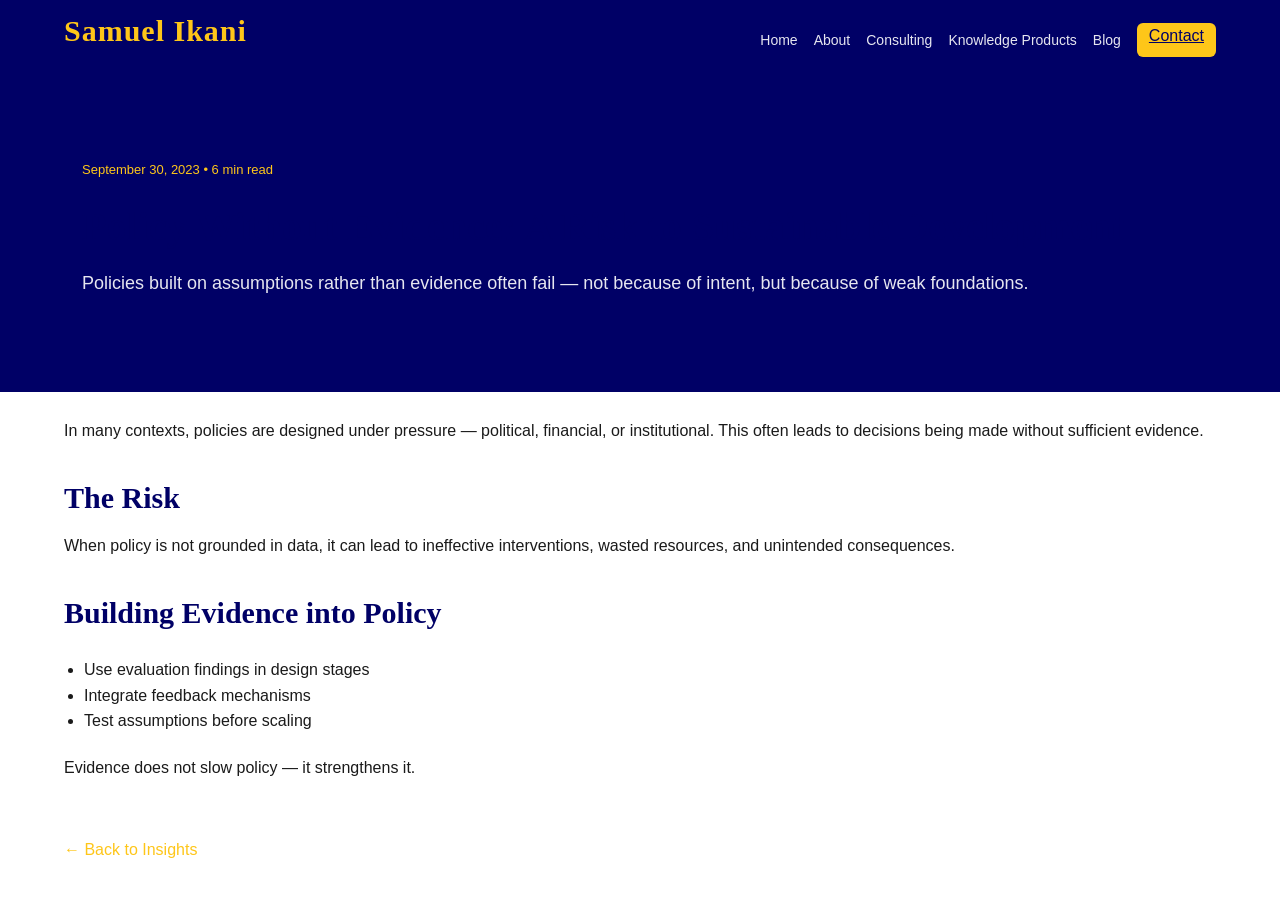
<file: articles/policy-without-evidence.html>
<!DOCTYPE html>
<html lang="en">
<head>
<meta charset="UTF-8">
<meta name="viewport" content="width=device-width, initial-scale=1.0">
<title>Policy Without Evidence - Samuel Ikani</title>

<link rel="stylesheet" href="../styles.css">
</head>

<body>

<div id="header"></div>

<!-- HERO -->
<section class="article-hero">
  <div class="container">
    <p class="article-meta">September 30, 2023 • 6 min read</p>

    <h1>Policy Without Evidence: A Risk to Sustainable Development</h1>

    <p class="article-subtitle">
      Policies built on assumptions rather than evidence often fail — not because of intent,
      but because of weak foundations.
    </p>
  </div>
</section>

<!-- CONTENT -->
<section class="article container">

<div class="article-body">

<p>
In many contexts, policies are designed under pressure — political, financial, or institutional.
This often leads to decisions being made without sufficient evidence.
</p>

<h2>The Risk</h2>

<p>
When policy is not grounded in data, it can lead to ineffective interventions,
wasted resources, and unintended consequences.
</p>

<h2>Building Evidence into Policy</h2>

<ul>
<li>Use evaluation findings in design stages</li>
<li>Integrate feedback mechanisms</li>
<li>Test assumptions before scaling</li>
</ul>

<p>
Evidence does not slow policy — it strengthens it.
</p>

</div>

<a href="../blog.html" class="article-back">← Back to Insights</a>

</section>

<script src="../script.js"></script>
</body>
</html>
</file>
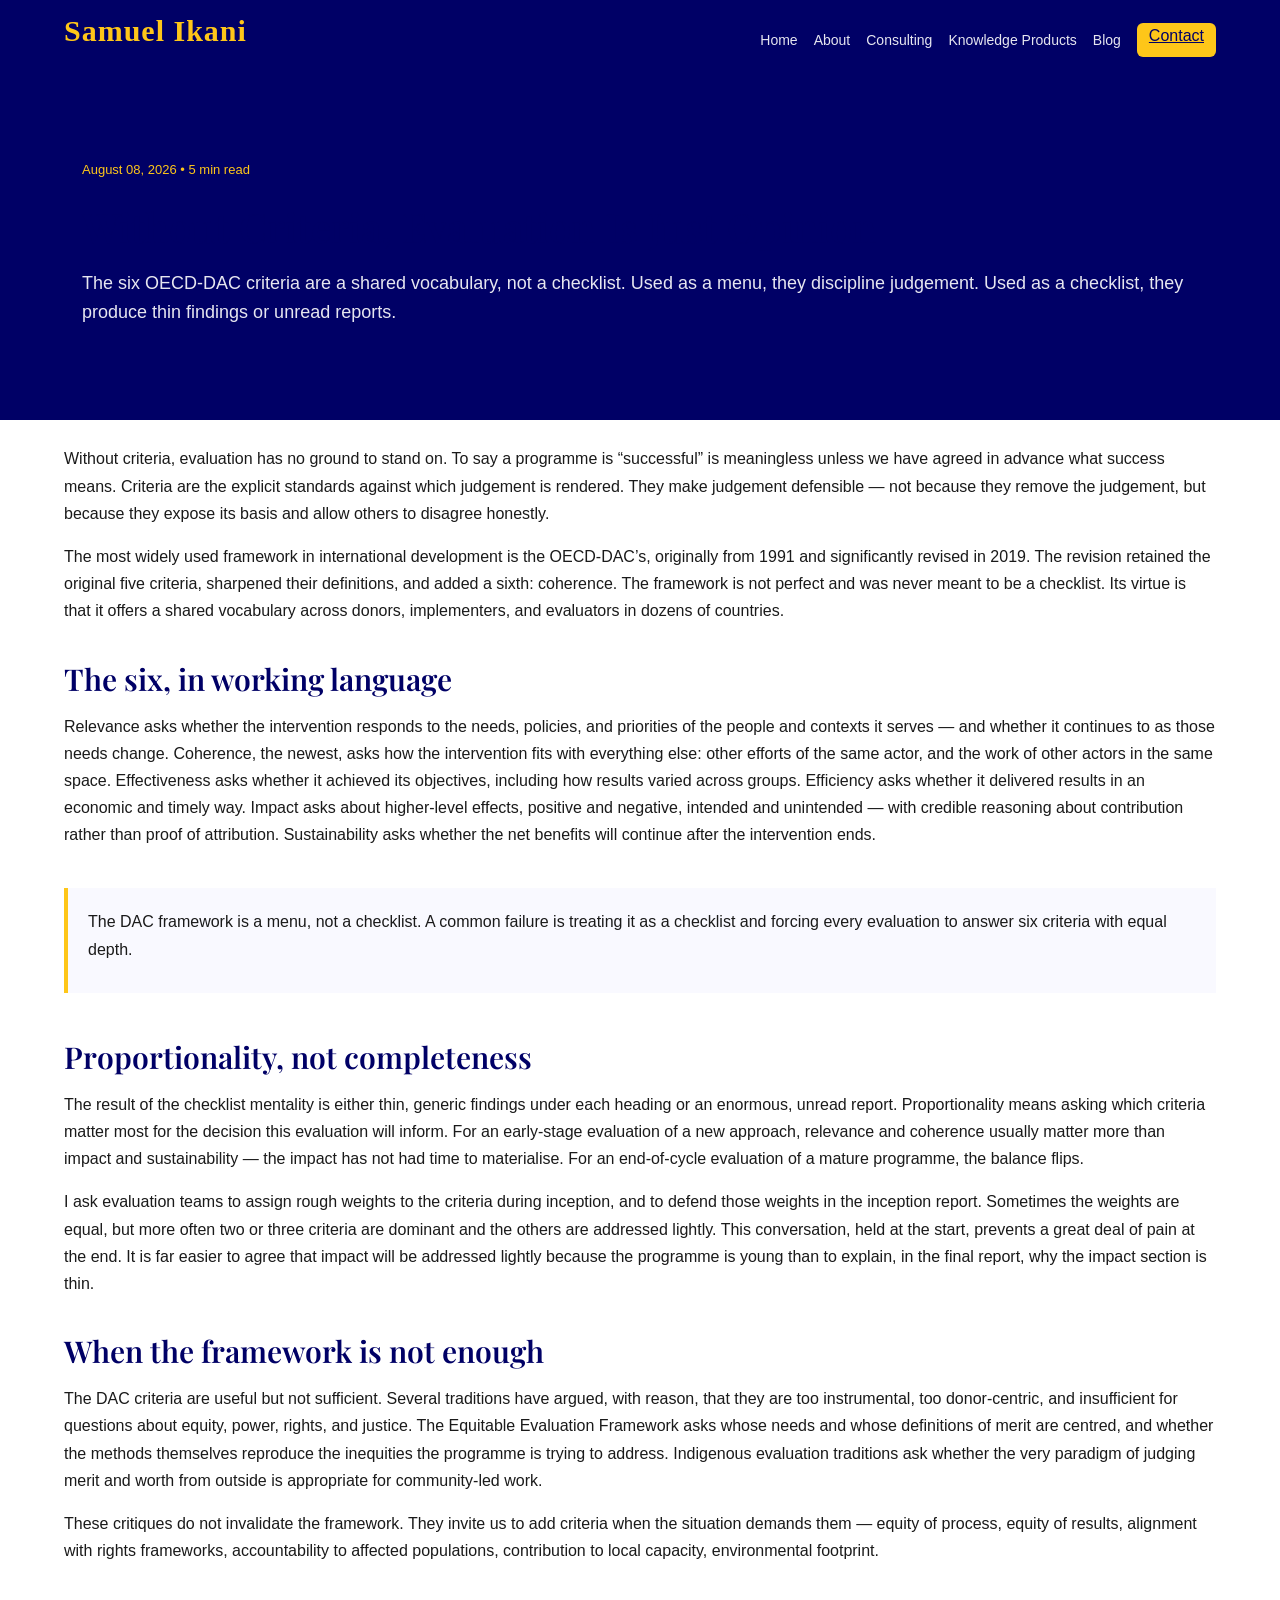
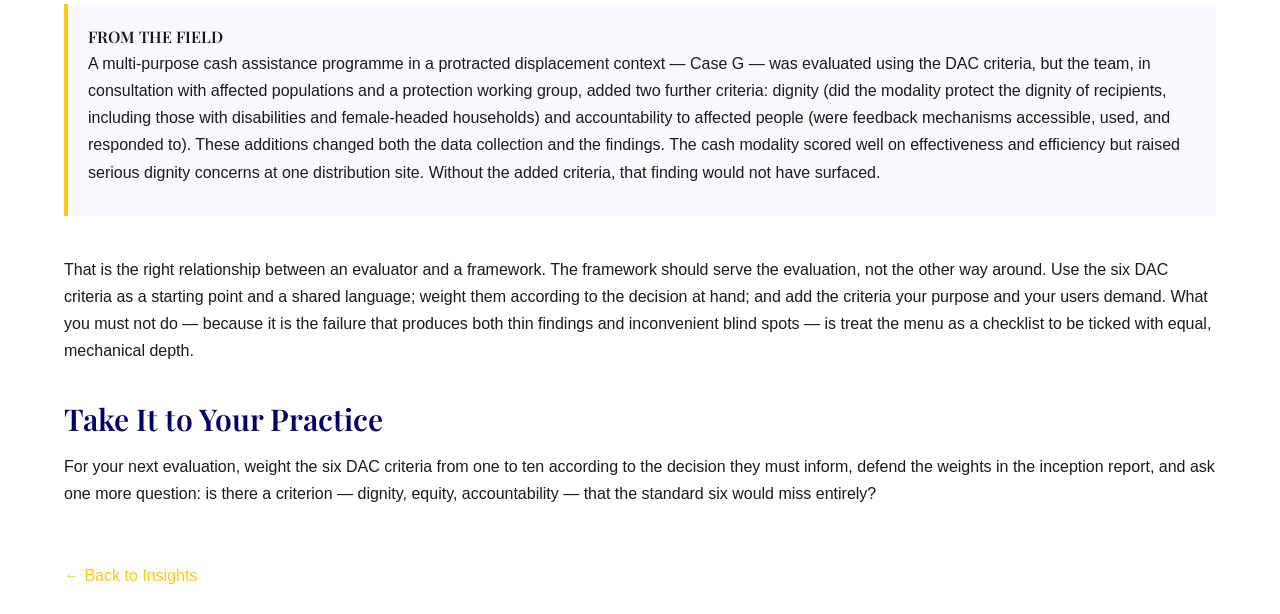
<file: articles/without-criteria-evaluation-is-just-opinion.html>
<!DOCTYPE html>
<html lang="en">
<head>
<meta charset="UTF-8">
<meta name="viewport" content="width=device-width, initial-scale=1.0">
<title>Without Criteria, Evaluation Is Just Opinion - Samuel Ikani</title>

<link rel="stylesheet" href="../styles.css">
<link href="https://fonts.googleapis.com/css2?family=Playfair+Display:wght@600&family=Inter:wght@300;400;500;600&display=swap" rel="stylesheet">
</head>

<body>

<div id="header"></div>

<!-- HERO -->
<section class="article-hero">
  <div class="container">

    <p class="article-meta">August 08, 2026 • 5 min read</p>

    <h1>Without Criteria, Evaluation Is Just Opinion</h1>

    <p class="article-subtitle">
      The six OECD-DAC criteria are a shared vocabulary, not a checklist. Used as a menu, they discipline judgement. Used as a checklist, they produce thin findings or unread reports.
    </p>

  </div>
</section>

<!-- CONTENT -->
<section class="article container">

<div class="article-body">

    <div class="article-body">

<p>
Without criteria, evaluation has no ground to stand on. To say a programme is “successful” is meaningless unless we have agreed in advance what success means. Criteria are the explicit standards against which judgement is rendered. They make judgement defensible — not because they remove the judgement, but because they expose its basis and allow others to disagree honestly.
</p>

<p>
The most widely used framework in international development is the OECD-DAC’s, originally from 1991 and significantly revised in 2019. The revision retained the original five criteria, sharpened their definitions, and added a sixth: coherence. The framework is not perfect and was never meant to be a checklist. Its virtue is that it offers a shared vocabulary across donors, implementers, and evaluators in dozens of countries.
</p>

<h2>The six, in working language</h2>

<p>
Relevance asks whether the intervention responds to the needs, policies, and priorities of the people and contexts it serves — and whether it continues to as those needs change. Coherence, the newest, asks how the intervention fits with everything else: other efforts of the same actor, and the work of other actors in the same space. Effectiveness asks whether it achieved its objectives, including how results varied across groups. Efficiency asks whether it delivered results in an economic and timely way. Impact asks about higher-level effects, positive and negative, intended and unintended — with credible reasoning about contribution rather than proof of attribution. Sustainability asks whether the net benefits will continue after the intervention ends.
</p>

<div class="article-cta">

<p>
The DAC framework is a menu, not a checklist. A common failure is treating it as a checklist and forcing every evaluation to answer six criteria with equal depth.
</p>

</div>

<h2>Proportionality, not completeness</h2>

<p>
The result of the checklist mentality is either thin, generic findings under each heading or an enormous, unread report. Proportionality means asking which criteria matter most for the decision this evaluation will inform. For an early-stage evaluation of a new approach, relevance and coherence usually matter more than impact and sustainability — the impact has not had time to materialise. For an end-of-cycle evaluation of a mature programme, the balance flips.
</p>

<p>
I ask evaluation teams to assign rough weights to the criteria during inception, and to defend those weights in the inception report. Sometimes the weights are equal, but more often two or three criteria are dominant and the others are addressed lightly. This conversation, held at the start, prevents a great deal of pain at the end. It is far easier to agree that impact will be addressed lightly because the programme is young than to explain, in the final report, why the impact section is thin.
</p>

<h2>When the framework is not enough</h2>

<p>
The DAC criteria are useful but not sufficient. Several traditions have argued, with reason, that they are too instrumental, too donor-centric, and insufficient for questions about equity, power, rights, and justice. The Equitable Evaluation Framework asks whose needs and whose definitions of merit are centred, and whether the methods themselves reproduce the inequities the programme is trying to address. Indigenous evaluation traditions ask whether the very paradigm of judging merit and worth from outside is appropriate for community-led work.
</p>

<p>
These critiques do not invalidate the framework. They invite us to add criteria when the situation demands them — equity of process, equity of results, alignment with rights frameworks, accountability to affected populations, contribution to local capacity, environmental footprint.
</p>


   
<div class="article-cta">
    <h4>FROM THE FIELD</h4>

<p>
A multi-purpose cash assistance programme in a protracted displacement context — Case G — was evaluated using the DAC criteria, but the team, in consultation with affected populations and a protection working group, added two further criteria: dignity (did the modality protect the dignity of recipients, including those with disabilities and female-headed households) and accountability to affected people (were feedback mechanisms accessible, used, and responded to). These additions changed both the data collection and the findings. The cash modality scored well on effectiveness and efficiency but raised serious dignity concerns at one distribution site. Without the added criteria, that finding would not have surfaced.
</p>

</div>

<p>
That is the right relationship between an evaluator and a framework. The framework should serve the evaluation, not the other way around. Use the six DAC criteria as a starting point and a shared language; weight them according to the decision at hand; and add the criteria your purpose and your users demand. What you must not do — because it is the failure that produces both thin findings and inconvenient blind spots — is treat the menu as a checklist to be ticked with equal, mechanical depth.
</p>
</div>


<h2>Take It to Your Practice</h2>

<p>
For your next evaluation, weight the six DAC criteria from one to ten according to the decision they must inform, defend the weights in the inception report, and ask one more question: is there a criterion — dignity, equity, accountability — that the standard six would miss entirely?
</p>

</div>

    </div>

<a href="../blog.html" class="article-back">← Back to Insights</a>

</section>

<script src="../script.js"></script>

</body>
</html>
</file>
<file: styles.css>
/* =========================
   DESIGN SYSTEM
========================= */
:root {
  --primary-blue: #000066;
  --accent-gold: #FEC619;
  --soft-blue: #F5F7FF;
  --text-dark: #1A1A1A;

  --space-1: 8px;
  --space-2: 16px;
  --space-3: 24px;
  --space-4: 32px;
  --space-5: 48px;
  --space-6: 64px;
  --space-7: 80px;
}

/* =========================
   RESET
========================= */
* {
  margin: 0;
  padding: 0;
  box-sizing: border-box;
}

body {
  font-family: 'Inter', sans-serif;
  color: var(--text-dark);
  line-height: 1.6;
}

/* =========================
   TYPOGRAPHY
========================= */
h1 {
  font-size: 48px;
  font-family: 'Playfair Display';
  color: var(--primary-blue);
}

h2 {
  font-size: 30px;
  margin-bottom: var(--space-3);
  color: var(--primary-blue);
}

h3 {
  font-size: 18px;
}

/* =========================
   LAYOUT
========================= */

section {
  padding: var(--space-7) 0;
}

/* =========================
   NAVBAR
========================= */
.nav {
  background: var(--primary-blue);
}

.nav-inner {
  display: flex;
  justify-content: space-between;
  align-items: center;
  padding: var(--space-2) 0;
}

.logo {
  color: var(--accent-gold);
  font-weight: 600;
}

.nav-right {
  display: flex;
  align-items: center;
  gap: var(--space-2);
}

.menu {
  display: flex;
  gap: 16px;
}

.menu a {
  color: white;
  text-decoration: none;
  font-size: 14px;
  opacity: 0.9;
}

.menu a:hover {
  color: var(--accent-gold);
}

.btn.small {
  height: 34px;
  padding: 0 12px;
  background: var(--accent-gold);
  color: var(--primary-blue);
  border-radius: 6px;
}
.nav {
  position: relative;
  z-index: 1000;
}

.hero::before {
  z-index: 0;
}

.hero-overlay {
  pointer-events: none;
}
/* =========================
   HERO
========================= */
.hero {
  position: relative;
  background: url("assets/flower-bg.jpg") center/cover no-repeat;
  padding: 120px 0;
}

.hero::before {
  content: "";
  position: absolute;
  inset: 0;
  background: rgba(0, 0, 102, 0.85);
  z-index: 0;
}

.hero-content {
  position: relative;
  z-index: 2;
  display: flex;
  align-items: center;
  justify-content: space-between;
}

.hero-text h1,
.hero-text p {
  color: white;
}

.credibility {
  color: var(--accent-gold);
}

.profile-img {
  width: 340px;
  border-radius: 12px;
}

/* =========================
   CARDS
========================= */
.card {
  background: white;
  padding: var(--space-3);
  border-radius: 10px;
  border: 1px solid #eee;
  transition: 0.3s;
}

.card:hover {
  transform: translateY(-8px);
  border-bottom: 3px solid var(--accent-gold);
  box-shadow: 0 20px 50px rgba(0,0,0,0.1);
}

/* =========================
   GRID
========================= */
.grid {
  display: grid;
  gap: var(--space-3);
}

.grid-2 {
  grid-template-columns: repeat(2, 1fr);
}

.grid-3 {
  grid-template-columns: repeat(3, 1fr);
}

/* =========================
   ABOUT
========================= */
.about-grid {
  display: grid;
  grid-template-columns: 1fr 1fr;
  gap: var(--space-4);
}

.about-grid img {
  width: 100%;
  border-radius: 10px;
}

/* =========================
   TESTIMONIALS
========================= */
.testimonials {
  background: var(--soft-blue);
}

.testimonial-grid {
  display: grid;
  grid-template-columns: repeat(2, 1fr);
  gap: var(--space-4);
}

/* =========================
   VIDEO
========================= */
.video-wrapper {
  display: flex;
  justify-content: center;
  margin: 40px 0;
}

.video-wrapper iframe {
  width: 300px;
  height: 540px;
  border-radius: 12px;
}

/* =========================
   FORM
========================= */
.form {
  display: flex;
  flex-direction: column;
  gap: var(--space-2);
  max-width: 400px;
  margin: auto;
}

/* =========================
   FOOTER
========================= */
.footer {
  background: var(--primary-blue);
  color: rgba(255,255,255,0.85);
  padding: var(--space-6) 0;
}

.footer a {
  color: var(--accent-gold);
}

/* =========================
   KNOWLEDGE PAGE (IMPORTANT)
========================= */

/* SIDEBAR */
.knowledge-sidebar h4 {
  margin-bottom: var(--space-3);
  color: var(--primary-blue);
}

.knowledge-sidebar ul {
  list-style: none;
}

.knowledge-sidebar li {
  margin-bottom: 10px;
  font-size: 14px;
  cursor: pointer;
  opacity: 0.6;
}

.knowledge-sidebar li.active {
  opacity: 1;
  font-weight: 600;
  color: var(--primary-blue);
}

/* CONTENT */
.knowledge-main {
  max-width: 700px;
}

/* REMOVE CENTER ALIGN FROM GLOBAL */
.knowledge-main h2 {
  text-align: left;
}

/* =========================
   TABS
========================= */
.tab-content {
  display: none;
}

.tab-content.active {
  display: block;
}

/* =========================
   ANIMATION
========================= */
.fade-in {
  opacity: 0;
  transform: translateY(30px);
  transition: 0.8s ease;
}

.fade-in.show {
  opacity: 1;
  transform: translateY(0);
}

/* =========================
   MOBILE
========================= */
@media(max-width:900px){
  .hero-content {
    flex-direction: column;
    text-align: center;
  }

  .grid-2,
  .grid-3,
  .testimonial-grid,
  .about-grid {
    grid-template-columns: 1fr;
  }

  .knowledge-wrapper {
    grid-template-columns: 1fr;
  }
}
/* =========================
   BOOKS (EDITORIAL STYLE)
========================= */
.books-list {
  display: flex;
  flex-direction: column;
  gap: 30px;
  margin-top: 30px;
}

.book-item {
  display: flex;
  gap: 20px;
  align-items: center;
}

/* IMAGE */
.book-item img {
  width: 90px;
  height: 120px;
  object-fit: cover;
  border-radius: 6px;
  box-shadow: 0 10px 25px rgba(0,0,0,0.1);
}

/* TEXT */
.book-item h3 {
  margin-bottom: 6px;
  color: var(--primary-blue);
}

.book-item p {
  font-size: 14px;
  opacity: 0.7;
  max-width: 500px;
}

/* MOBILE */
@media(max-width:600px){
  .book-item {
    flex-direction: column;
    align-items: flex-start;
  }

  .book-item img {
    width: 120px;
    height: 160px;
  }
}
/* =========================
   ABOUT IMAGE FIX
========================= */
.about-grid img {
  width: 100%;
  max-width: 320px;   /* controls size */
  height: 420px;      /* keeps structure */
  object-fit: cover;  /* prevents distortion */
  border-radius: 12px;
}

/* center image nicely */
.about-grid {
  align-items: center;
}

.about-grid > div:first-child {
  display: flex;
  justify-content: center;
}
.about-grid img {
  box-shadow: 0 25px 60px rgba(0,0,0,0.12);
}
/* =========================
   ABOUT (PREMIUM VERSION)
========================= */
.about-grid {
  display: grid;
  grid-template-columns: 1fr 1.2fr;
  gap: 60px;
  align-items: center;
}

/* IMAGE */
.about-image {
  display: flex;
  justify-content: center;
}

.about-image img {
  width: 100%;
  max-width: 320px;
  height: 420px;
  object-fit: cover;
  border-radius: 12px;
  box-shadow: 0 25px 60px rgba(0,0,0,0.12);
}

/* CONTENT */
.about-content p {
  margin-bottom: 16px;
  max-width: 600px;
}

/* =========================
   METRICS
========================= */
.about-metrics {
  display: flex;
  gap: 20px;
  margin: 20px 0;
}

.metric h3 {
  font-size: 28px;
  color: var(--primary-blue);
}

.metric p {
  font-size: 13px;
  opacity: 0.7;
}

/* =========================
   HIGHLIGHTS
========================= */
.about-highlights h3 {
  margin-bottom: 10px;
}

.about-highlights ul {
  padding-left: 18px;
}

.about-highlights li {
  margin-bottom: 8px;
}

/* =========================
   MOBILE
========================= */
@media(max-width:900px){
  .about-grid {
    grid-template-columns: 1fr;
  }

  .about-metrics {
    flex-direction: column;
    gap: 16px;
  }
}
/* =========================
   BLOG LIST (EDITORIAL STYLE)
========================= */
.blog-list {
  max-width: 800px;
  margin: 60px auto;
}

/* SINGLE POST */
.blog-post {
  padding: 30px 0;
  border-bottom: 1px solid #e5e5e5;
}

.blog-date {
  font-size: 12px;
  color: var(--accent-gold);
  font-weight: 600;
}

/* TITLE */
.blog-post h2 {
  margin: 10px 0;
  font-size: 24px;
  line-height: 1.3;
  color: var(--primary-blue);
}

/* TEXT */
.blog-post p {
  font-size: 15px;
  opacity: 0.8;
  max-width: 650px;
}

/* HOVER (subtle authority feel) */
.blog-post:hover h2 {
  opacity: 0.7;
  cursor: pointer;
}
/* =========================
   ARTICLE PAGE
========================= */
.article {
  max-width: 800px;
  margin: 80px auto;
}

.article-date {
  font-size: 13px;
  color: var(--accent-gold);
}

.article h1 {
  margin: 10px 0 20px;
  font-size: 36px;
}

.article-intro {
  font-size: 18px;
  margin-bottom: 30px;
  opacity: 0.9;
}

.article-body p {
  margin-bottom: 16px;
  line-height: 1.7;
}

.article-body h2 {
  margin-top: 30px;
  margin-bottom: 10px;
}

.article-body ul {
  margin: 20px 0;
  padding-left: 20px;
}

.article-back {
  display: inline-block;
  margin-top: 40px;
  color: var(--accent-gold);
  text-decoration: none;
}
/* =========================
   ARTICLE CTA
========================= */
.article-cta {
  margin: 40px 0;
  padding: 20px;
  border-left: 4px solid var(--accent-gold);
  background: #f9f9ff;
}

.article-cta p {
  margin-bottom: 10px;
}

/* =========================
   LEAD CAPTURE
========================= */
.lead-box {
  margin-top: 60px;
  padding: 30px;
  background: var(--soft-blue);
  border-radius: 10px;
  text-align: center;
}

.lead-box h3 {
  margin-bottom: 10px;
}

.lead-form {
  margin-top: 20px;
  display: flex;
  justify-content: center;
  gap: 10px;
}

.lead-form input {
  padding: 10px;
  width: 250px;
  border: 1px solid #ddd;
  border-radius: 6px;
}
.blog-post h2 a {
  text-decoration: none;
  color: var(--primary-blue);
}

.blog-post h2 a:hover {
  color: var(--accent-gold);
}
.article-hero {
  background: var(--primary-blue);
  color: white;
  padding: 80px 20px;
}

.article-hero h1 {
  font-size: 40px;
  margin: 10px 0;
}

.article-meta {
  color: var(--accent-gold);
  font-size: 13px;
}

.article-subtitle {
  font-size: 18px;
  opacity: 0.9;
}

.article {
  max-width: 800px;
  margin: 60px auto;
}
/* IMAGE HERO */
.hero-image {
  position: relative;
  height: 75vh;
  background: url("https://images.unsplash.com/photo-1526243741027-444d633d7365?auto=format&fit=crop&w=1600&q=80") center/cover no-repeat;
}

/* overlay */
.hero-overlay {
  position: absolute;
  inset: 0;
  background: rgba(0, 0, 0, 0.5);
  display: flex;
  align-items: center;
}

/* content */
.hero-content {
  color: white;
  max-width: 700px;
}

/* meta */
.hero-meta {
  color: #FEC619;
  font-size: 14px;
  margin-bottom: 10px;
}

/* title */
.hero-image h1 {
  font-size: 48px;
  line-height: 1.2;
  margin-bottom: 15px;
}

/* subtext */
.hero-subtext {
  font-size: 18px;
  opacity: 0.9;
}

/* ABOUT IMAGE */
.about-img {
  width: 280px;
  border-radius: 12px;
}

/* METRICS */
.about-metrics {
  display: flex;
  gap: 30px;
  margin-top: 20px;
}

.about-metrics h3 {
  font-size: 24px;
  color: #000066;
}
/* =========================
   ELITE HERO SYSTEM
========================= */

.hero-elite {
  position: relative;
  height: 85vh;
  overflow: hidden;
}

/* =========================
   HOMEPAGE HERO (FINAL)
========================= */

.hero-authority {
  position: relative;
  height: 100vh;
  overflow: hidden;
}

/* IMAGE */
.hero-authority .hero-image {
  position: absolute;
  inset: 0;
}

.hero-authority .hero-image img {
  width: 100%;
 height: 85vh;
min-height: 600px;
  object-fit: cover;
  object-position: right center; /* keeps face visible */
}

/* BLUE OVERLAY (LEFT HEAVY → RIGHT FADE) */
.hero-authority .hero-overlay {
  position: absolute;
  inset: 0;
  background: linear-gradient(
    90deg,
    rgba(0, 0, 102, 0.98) 0%,
    rgba(0, 0, 102, 0.95) 25%,
    rgba(0, 0, 102, 0.85) 45%,
    rgba(0, 0, 102, 0.6) 60%,
    rgba(0, 0, 102, 0.3) 72%,
    rgba(0, 0, 102, 0.1) 82%,
    transparent 90%
  );
}

/* TEXT LAYER */
.hero-authority .hero-content {
  position: relative;
  z-index: 2;
  height: 100%;
  display: flex;
  align-items: center;
}

/* TEXT BLOCK */
.hero-authority .hero-text {
  max-width: 520px;
  color: white;
}

/* EYEBROW */
.hero-authority .hero-eyebrow {
  font-size: 12px;
  letter-spacing: 3px;
  margin-bottom: 16px;
  opacity: 0.8;
}

/* NAME */
.hero-authority h1 {
  font-size: 72px;
  line-height: 0.95;
  margin-bottom: 20px;
  color: #FEC619;
}

/* DESCRIPTION */
.hero-authority .hero-description {
  font-size: 15px;
  line-height: 1.7;
  margin-bottom: 24px;
}

/* BUTTONS */
.hero-actions {
  display: flex;
  gap: 12px;
}

/* MOBILE */
@media(max-width: 900px) {
  .hero-authority h1 {
    font-size: 48px;
  }

  }

.hero-authority .hero-image img {
object-position: 100% 30%;
}

.hero-authority .hero-image img {
  transform: scale(1.05);
}
.hero-authority {
  position: relative;
  height: 85vh;
  min-height: 600px;
  overflow: hidden;
}

.hero-authority .hero-image img {
  width: 100%;
  height: 100%;
  object-fit: cover;
  object-position: 100% 30%;
}



.hero-elite .hero-bg {
  position: absolute;
  inset: 0;
  background: url("assets/profile.jpg") no-repeat right center / cover;
}
.hero-elite .hero-bg {
  position: absolute;
  inset: 0;
  background: url("https://images.unsplash.com/photo-1526243741027-444d633d7365?auto=format&fit=crop&w=1600&q=80") no-repeat center center / cover;
}
/* =========================
   CONSULTING HERO BACKGROUND
========================= */
.hero {
  position: relative;
  background: url("https://images.unsplash.com/photo-1526243741027-444d633d7365?auto=format&fit=crop&w=1600&q=80") no-repeat center center / cover;
}

/* BLUE OVERLAY 
  z-index: 1;
}

/* KEEP CONTENT ABOVE */
.hero-content {
  position: relative;
  z-index: 2;
}
/* =========================
   FIX HERO ALIGNMENT
========================= */

.hero-content {
  max-width: 1100px;   /* same as your container */
  margin: 0 auto;
  padding: 0 20px;

  display: grid;
  grid-template-columns: 1fr 420px; /* text | image */
  align-items: center;
  gap: 60px;
}

/* TEXT — FORCE LEFT ALIGN */


/* IMAGE — PUSH RIGHT */
.hero-visual {
  justify-self: end;
}
.about-split {
  display: grid;
  grid-template-columns: 1fr 420px;
  gap: 60px;
  align-items: center;
}

.about-right img {
  width: 100%;
  border-radius: 16px;
}

/* Mobile */
@media (max-width: 768px) {
  .about-split {
    grid-template-columns: 1fr;
  }

  .about-right {
    order: -1;
  }
}
.hero-text h1 {
  color: #ffffff;
  text-shadow: 0 4px 20px rgba(0,0,0,0.4);
}

.hero-sub,
.hero-tag {
  color: rgba(255,255,255,0.9);
}
.consulting-page .hero-overlay {
  display: none !important;
}

.consulting-page .hero::before {
  display: none !important;
}
/* =========================
   ABOUT HERO TEXT SIZE ADJUST
========================= */

.hero-elite .hero-text h1 {
  font-size: 40px;   /* was larger before */
  line-height: 1.2;
}

.hero-elite .hero-sub {
  font-size: 14px;
}

.hero-elite .hero-tag {
  font-size: 11px;
  letter-spacing: 1.5px;
}
/* Reduce About hero height */
.hero-elite {
  height: 35vh;
  min-height: 350px;
}
/* =========================
   CONSULTING HERO MATCH ABOUT
========================= */

/* same height as about */
.consulting-page .hero-elite {
  height: 35vh;
  min-height: 350px;
}

/* remove overlay (plain image) */
.consulting-page .hero-overlay {
  display: none !important;
}

/* use same flowery background */
.consulting-page .hero-bg {
  position: absolute;
  inset: 0;
  background: url("https://images.unsplash.com/photo-1526243741027-444d633d7365?auto=format&fit=crop&w=1600&q=80")
              no-repeat center center / cover;
}
/* =========================
/* =========================
   CONSULTING HERO LIGHT OVERLAY
========================= */
.consulting-page .hero-overlay {
  display: block !important;
  position: absolute;
  inset: 0;
  background: rgba(0, 0, 0, 0.45);
  z-index: 2;
}
/* keep overlay below text */
.consulting-page .hero-overlay {
  z-index: 1;
}

/* force text above overlay */
.consulting-page .hero-inner {
  position: relative;
  z-index: 2;
}
/* Homepage hero height */
.home-page .hero-authority {
  height: 35vh;
  min-height: 350px;
}
/* =========================
   BLOG HERO (CLEAN IMAGE)
========================= */

.blog-page .hero {
  position: relative;
  height: 35vh;
  min-height: 320px;

  display: flex;
  align-items: center;

  background: url("https://images.unsplash.com/photo-1526243741027-444d633d7365?auto=format&fit=crop&w=1600&q=80")
              no-repeat center center / cover;
}

/* REMOVE BLUE OVERLAY */
.blog-page .hero::before {
  display: none !important;
}

/* TEXT VISIBILITY */
.blog-page .hero h1 {
  color: #ffffff;
}

.blog-page .hero .subtext {
  color: rgba(255,255,255,0.9);
}
/* BLOG HERO DARK OVERLAY (FORCED) */
.blog-page .hero {
  position: relative;
  overflow: hidden;
}

/* create overlay layer */
.blog-page .hero::after {
  content: "";
  position: absolute;
  inset: 0;
  background: rgba(0, 0, 0, 0.45);
  z-index: 1;
}

/* keep text above overlay */
.blog-page .hero .container {
  position: relative;
  z-index: 2;
}
/* =========================
   MOBILE HAMBURGER
========================= */

.menu-toggle {
  display: none;
  flex-direction: column;
  gap: 5px;
  cursor: pointer;
}

.menu-toggle span {
  width: 25px;
  height: 3px;
  background: #fff;
  border-radius: 2px;
}

/* MOBILE */
@media (max-width: 768px) {

  .menu-toggle {
    display: flex;
  }

  .nav-inner {
    position: relative;
  }

  .menu a {
    font-size: 16px;
  }

  .btn.small {
    margin-top: 10px;
  }
}
/* =========================
   MOBILE OPTIMIZATION
========================= */
@media (max-width: 768px) {

  /* ===== HEADER ===== */
  .nav-inner {
    display: flex;
    justify-content: space-between;
    align-items: center;
  }

  .menu {
    display: none;
  }

  .menu.active {
    display: flex;
    flex-direction: column;
    position: fixed;
    top: 70px;
    left: 0;
    width: 100%;
    background: #0B1F3B;
    padding: 20px;
    z-index: 999999;
  }

  .menu a {
    padding: 12px 0;
    border-bottom: 1px solid rgba(255,255,255,0.1);
  }


  /* ===== HERO (ALL PAGES) ===== */
  .hero,
  .hero-elite,
  .hero-authority {
    height: auto;
    min-height: 320px;
    padding: 80px 20px 40px;
  }

  .hero-inner,
  .hero-content {
    padding: 0 20px;
  }

  /* ===== HERO TEXT ===== */
  .hero h1,
  .hero-elite h1,
  .hero-authority h1 {
    font-size: 28px;
    line-height: 1.3;
  }

  .hero-sub,
  .hero-description,
  .subtext {
    font-size: 14px;
  }

  .hero-eyebrow,
  .hero-tag {
    font-size: 12px;
    letter-spacing: 1px;
  }

  /* ===== BUTTONS ===== */
  .hero-actions {
    display: flex;
    flex-direction: column;
    gap: 10px;
  }

  .btn {
    width: 100%;
    text-align: center;
  }

  /* ===== ABOUT IMAGE ===== */
  .about-img {
    width: 100%;
    max-width: 320px;
    margin: 20px auto;
    display: block;
  }

  /* ===== ABOUT GRID FIX ===== */
  .about-grid {
    display: block;
  }

  /* ===== SPLIT SECTIONS ===== */
  .about-split {
    display: block;
  }

  .about-right img {
    width: 100%;
    margin-top: 20px;
  }

  /* ===== GENERAL SPACING ===== */
  section {
    padding: 20px 0;
  }

}
/* =========================
   ACCORDION (PREMIUM)
========================= */

.accordion {
  margin-top: 20px;
}

.accordion-item {
  border-bottom: 1px solid rgba(0,0,0,0.08);
}

/* HEADER */
.accordion-header {
  width: 100%;
  text-align: left;
  padding: 18px 20px;
  font-weight: 600;
  font-size: 16px;
  background: none;
  border: none;
  cursor: pointer;

  display: flex;
  justify-content: space-between;
  align-items: center;

  transition: background 0.2s ease;
}

.accordion-header:hover {
  background: rgba(0,0,0,0.03);
}

/* ICON */
.accordion-icon {
  font-size: 18px;
  transition: transform 0.3s ease;
}

/* CONTENT */
.accordion-content {
  max-height: 0;
  overflow: hidden;
  transition: max-height 0.35s ease, padding 0.25s ease;
  padding: 0 20px;
}

.accordion-content p {
  margin: 10px 0;
  line-height: 1.6;
}

/* ACTIVE STATE */
.accordion-item.active .accordion-content {
  max-height: 1000px; /* large enough */
  padding: 15px 20px;
}

/* ROTATE ICON */
.accordion-item.active .accordion-icon {
  transform: rotate(180deg);
}

/* OPTIONAL: subtle card feel */
.accordion-item.active {
  background: rgba(0,0,0,0.02);
}



.about-img {
  width: 100%;
  max-width: 500px;   /* 👈 INCREASE SIZE */
  height: auto;
  border-radius: 16px;
  display: block;
}
/* BODY */
body {
  font-family: 'DM Sans', sans-serif;
  font-weight: 400;
}

/* HEADINGS */
h1, h2, h3, h4 {
  font-family: 'Playfair Display', serif;
  font-weight: 600;
}

/* NAV / BUTTONS */
.nav a,
.btn {
  font-family: 'DM Sans', sans-serif;
  font-weight: 500;
}
.hero-actions a {
  color: white;
  text-decoration: none;
}
.logo {
  font-family: 'Great Vibes', cursive;
  font-size: 30px;
  color: var(--accent-gold);
  letter-spacing: 1px;
  line-height: 1;
}
/* =========================
   CLEAN MOBILE SYSTEM
========================= */

@media (max-width: 768px) {

  /* CONTAINERS */
  .container,
  .hero-inner,
  .hero-content,
  .knowledge-layout,
  .knowledge-wrapper {
    width: 92%;
  }

  /* GENERAL SECTIONS */
  section {
    padding: 60px 0;
  }

  /* HERO */
  .hero,
  .hero-elite,
  .hero-authority {
    min-height: 420px;
    padding: 100px 0 70px;
  }

  .hero-text h1,
  .hero-elite h1,
  .hero-authority h1 {
    font-size: 36px;
    line-height: 1.18;
  }

  .hero-sub,
  .hero-description {
    font-size: 15px;
    line-height: 1.8;
  }

  .hero-tag,
  .hero-eyebrow {
    font-size: 11px;
    letter-spacing: 2px;
  }

  /* PROFILE SECTION */
  .about-split-enhanced,
  .about-grid,
  .about-split {
    display: grid;
    grid-template-columns: 1fr;
    gap: 40px;
  }

  .about-right {
    max-width: 100%;
  }

  .about-right h2 {
    font-size: 38px;
    line-height: 1.15;
    margin-bottom: 24px;
  }

  .about-right p {
    font-size: 15px;
    line-height: 1.9;
    margin-bottom: 18px;
  }
  /* MOBILE ONLY */

@media(max-width:768px){

  .about-split-enhanced{
    grid-template-columns: 1fr;
    gap: 40px;
  }
}

  /* MAIN IMAGE */
  .main-profile-image {
    height: auto;
    max-height: 520px;
    object-fit: contain;
    border-radius: 20px;
  }

  /* SLIDER */
  .photo-slider {
    height: 220px;
    border-radius: 20px;
  }

  /* EXPERIENCE */
  .experience-grid {
    gap: 24px;
  }

  .experience-card {
    border-radius: 22px;
  }

  .experience-content {
    padding: 24px;
  }

  .experience-content h3 {
    font-size: 26px;
    line-height: 1.25;
  }

  .experience-content p {
    font-size: 15px;
    line-height: 1.85;
  }

  /* EXECUTIVE IMAGE */
  .executive-image {
    margin: 70px 0;
  }

  .executive-image img {
    height: 260px;
    border-radius: 20px;
  }

  /* FOOTER */
  .footer-content {
    grid-template-columns: 1fr;
    gap: 40px;
  }

  /* NAVIGATION */
  .menu.active {
    padding: 30px 20px;
  }

  .menu a {
    padding: 14px 0;
    font-size: 15px;
  }

  /* BUTTONS */
  .btn,
  .btn.primary {
    width: 100%;
    text-align: center;
  }
}


.logo img {
  height: 70px;   
  width: auto;
  display: block;
}
.container {
  width: 90%;
  max-width: 1200px;
  margin: 0 auto;
}
.knowledge-layout {
  width: 90%;
  max-width: 1200px;
  margin: 0 auto;
}
/* =========================
   HERO CONTENT SYSTEM
========================= */

.hero-content,
.hero-inner {
  width: 90%;
  max-width: 1200px;
  margin: 0 auto;
  position: relative;
  z-index: 2;
}
.knowledge-wrapper {
  width: 90%;
  max-width: 1200px;
  margin: 0 auto;

  display: grid;
  grid-template-columns: 260px 1fr;
  gap: 60px;
}
/* =========================
   PREMIUM FOOTER
========================= */

.footer {
  background: #000066;
  color: rgba(255,255,255,0.85);
  padding-top: 60px;
}

.footer-content {
  display: grid;
  grid-template-columns: 1.2fr 1fr 1fr;
  gap: 60px;
  align-items: start;
}

/* HEADINGS */
.footer h3,
.footer h4 {
  color: #ffffff;
  margin-bottom: 16px;
}

/* TEXT */
.footer p {
  line-height: 1.7;
  font-size: 15px;
}

/* LINKS */
.footer a {
  display: block;
  color: rgba(255,255,255,0.75);
  text-decoration: none;
  margin-bottom: 10px;
  transition: 0.3s ease;
}

.footer a:hover {
  color: #FEC619;
}

/* SOCIALS */
.footer-socials {
  margin-top: 18px;
  display: flex;
  gap: 16px;
  flex-wrap: wrap;
}

.footer-socials a {
  margin-bottom: 0;
}

/* BOTTOM */
.footer-bottom {
  border-top: 1px solid rgba(255,255,255,0.1);
  margin-top: 50px;
  padding: 20px 0;
  text-align: center;
}

.footer-bottom p {
  font-size: 13px;
  opacity: 0.6;
}

/* MOBILE */
@media(max-width: 768px) {

  .footer-content {
    grid-template-columns: 1fr;
    gap: 40px;
  }

  .footer-socials {
    justify-content: flex-start;
  }

}
/* =========================
   MOBILE NAVBAR FIX
========================= */

@media(max-width: 768px){

  .nav-inner{
    display: flex;
    justify-content: space-between;
    align-items: center;
  }

  .logo{
    margin-right: auto;
  }

  .menu-toggle{
    display: flex;
    margin-left: auto;
    align-items: center;
    justify-content: center;
  }

  .menu{
    display: none;
  }

  .menu.active{
    display: flex;
    flex-direction: column;

    position: fixed;

    top: 78px;
    left: 0;

    width: 100%;

    background: #000066;

    padding: 25px 20px;

    z-index: 9999;
  }
}
/* =========================
   HOMEPAGE HERO ALIGNMENT FIX
========================= */

.home-page .hero-content{
  display: flex;
  align-items: center;
  justify-content: flex-start;

  text-align: left;
}

.home-page .hero-text{
  text-align: left;
  max-width: 560px;
}

.home-page .hero-actions{
  justify-content: flex-start;
}
@media(max-width: 768px){

  .home-page .hero-content{
    align-items: flex-start;
    text-align: left;
  }

  .home-page .hero-text{
    text-align: left;
  }

  .home-page .hero-actions{
    align-items: flex-start;
  }

  .home-page .hero-actions .btn{
    width: auto;
  }
}
/* =========================
   FORCE CONSISTENT HERO HEIGHT
========================= */

.about-page .hero-elite,
.consulting-page .hero-elite {

  height: 38vh !important;
  min-height: 360px !important;
  max-height: 420px !important;

  display: flex;
  align-items: center;

  overflow: hidden;
}

/* HERO CONTENT */

.about-page .hero-text,
.consulting-page .hero-text {

  max-width: 720px;
}

/* MOBILE */

@media(max-width: 768px){

  .about-page .hero-elite,
  .consulting-page .hero-elite {

    height: 340px !important;
    min-height: 340px !important;
    max-height: 340px !important;

    padding: 0 !important;
  }

  .about-page .hero-text h1,
  .consulting-page .hero-text h1 {

    font-size: 36px;
    line-height: 1.15;
  }

  .about-page .hero-sub,
  .consulting-page .hero-sub {

    font-size: 14px;
    line-height: 1.7;
  }
}
/* =========================
   QUOTES SECTION
========================= */

.quotes-section{
  padding: 80px 0;
  background: #f8f8f8;
}

.quotes-header{
  margin-bottom: 28px;
  text-align: left;
}

.quotes-header h2{
  font-size: 42px;
  color: #08153a;

  font-family: 'Playfair Display', serif;
}

.quotes-header p{
  margin-top: 10px;
  font-size: 16px;
  color: #666;
  line-height: 1.7;

  max-width: 600px;
}

/* SLIDER */

.quotes-slider{
  position: relative;

  width: 100%;
  max-width: 420px;

  margin: 0 auto;

  overflow: hidden;
}

/* SLIDES */

.quote-slide{
  display: none;
  animation: fadeQuote 1s ease;
}

.quote-slide.active{
  display: block;
}

.quote-slide img{
  width: 100%;
  height: auto;

  display: block;

  border-radius: 22px;

  box-shadow:
    0 15px 40px rgba(0,0,0,0.12);
}

/* ANIMATION */

@keyframes fadeQuote{

  from{
    opacity: 0.4;
  }

  to{
    opacity: 1;
  }
}

/* MOBILE */

@media(max-width:768px){

  .quotes-section{
    padding: 60px 0;
  }

  .quotes-header{
    margin-bottom: 22px;
  }

  .quotes-header h2{
    font-size: 32px;
    line-height: 1.15;
  }

  .quotes-header p{
    font-size: 14px;
    line-height: 1.7;
  }

  .quotes-slider{
    max-width: 320px;
  }

  .quote-slide img{
    border-radius: 18px;
  }
}
/* =========================
   GLOBAL SECTION SPACING
========================= */

section{
  padding: 25px 0;
}

/* SMALLER CONTENT SECTIONS */

.about,
.services,
.books,
.contact,
.quotes-section,
.impact-bar{
  padding: 20px 0;
}

/* HERO SECTIONS */

.hero,
.hero-elite,
.hero-authority{
  padding: 0;
}

/* REMOVE EXCESS MARGINS */

h2{
  margin-bottom: 18px;
}

p{
  margin-bottom: 14px;
}

/* EXECUTIVE IMAGE */

.executive-image{
  margin: 40px 0;
}
/* =========================
   FINAL ABOUT LAYOUT FIX
========================= */

/* DESKTOP */

.about-split-enhanced{
  display: grid !important;
  grid-template-columns: 1.1fr 1fr !important;
  gap: 70px !important;
  align-items: center !important;
}

/* MOBILE ONLY */

@media(max-width:768px){

  .about-split-enhanced{
    grid-template-columns: 1fr !important;
    gap: 40px !important;
  }
}
/* =========================
   BOARD & GOVERNANCE
========================= */

.board-grid{
  display: grid;
  grid-template-columns: repeat(3, 1fr);
  gap: 28px;

  margin-top: 40px;
}

.board-card{
  background: #ffffff;

  border: 1px solid rgba(0,0,0,0.06);

  border-radius: 24px;

  padding: 28px;

  display: flex;
  flex-direction: column;
  align-items: center;
  text-align: center;

  transition: 0.35s ease;

  box-shadow:
    0 10px 35px rgba(0,0,0,0.04);
}

.board-card:hover{
  transform: translateY(-6px);

  box-shadow:
    0 18px 50px rgba(0,0,0,0.08);
}

/* LOGO */

.board-logo{
  width: 90px;
  height: 90px;

  object-fit: contain;

  margin-bottom: 22px;
}

/* CONTENT */

.board-content h3{
  font-size: 20px;
  color: #08153a;

  margin-bottom: 8px;

  font-family: 'Playfair Display', serif;
}

.board-content p{
  font-size: 15px;
  color: #555;

  line-height: 1.7;
}

/* MOBILE */

@media(max-width:768px){

  .board-grid{
    grid-template-columns: 1fr;
    gap: 22px;
  }

  .board-card{
    padding: 24px;
  }

  .board-logo{
    width: 80px;
    height: 80px;
  }
}
.book-item img {
  
  object-fit: contain;
  display: block;
}
</file>
